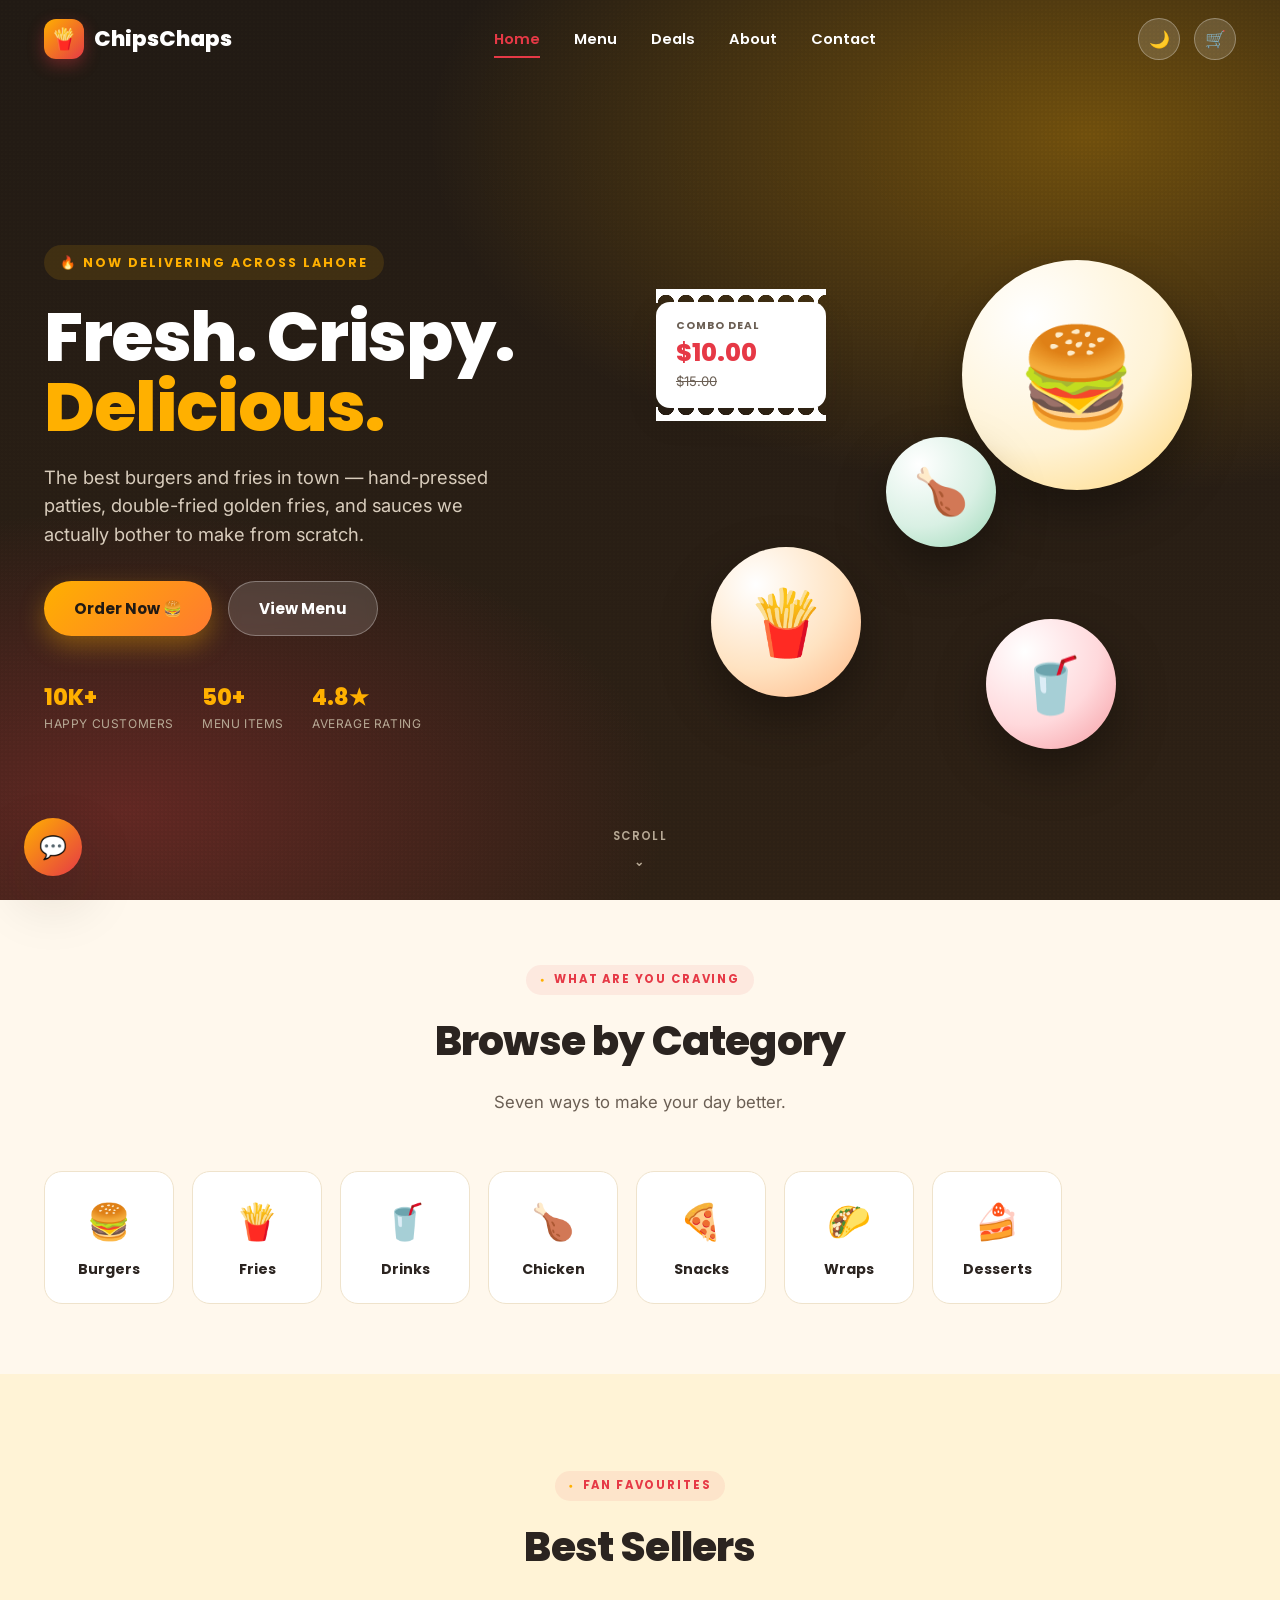
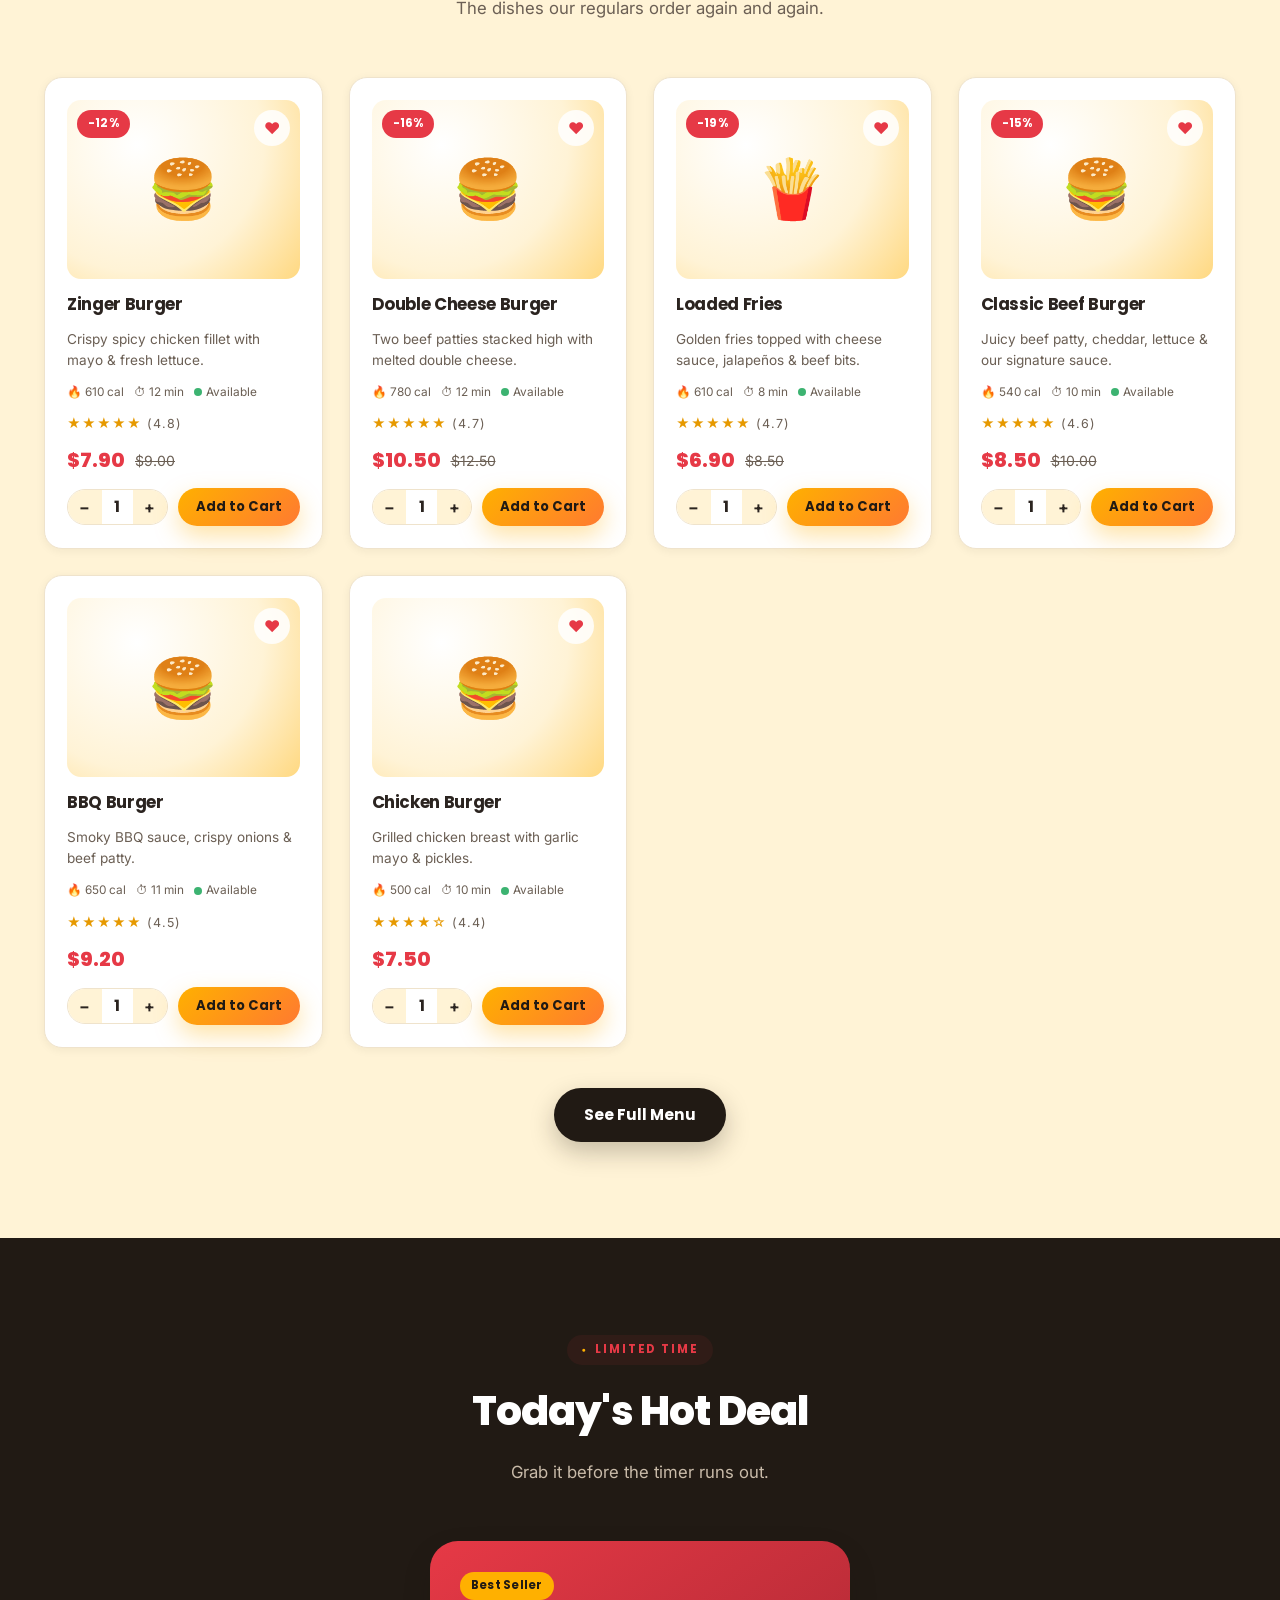
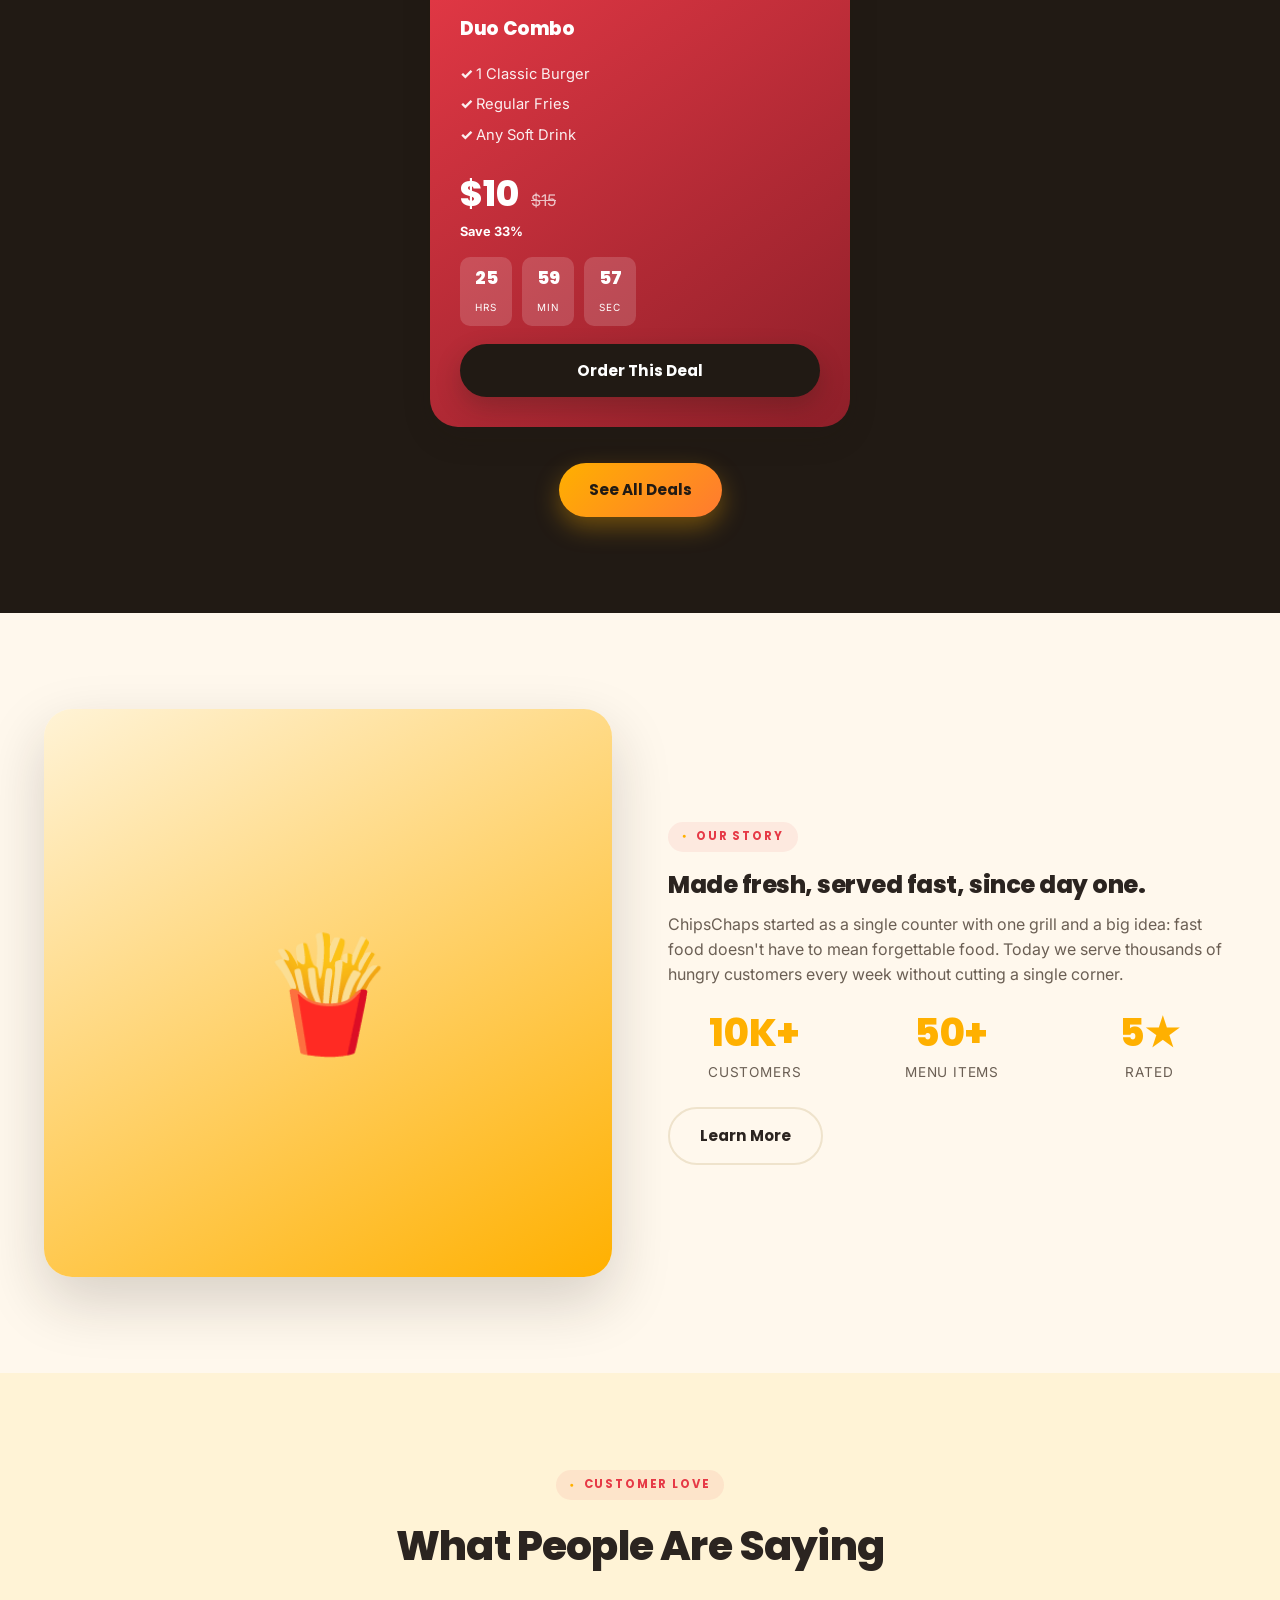
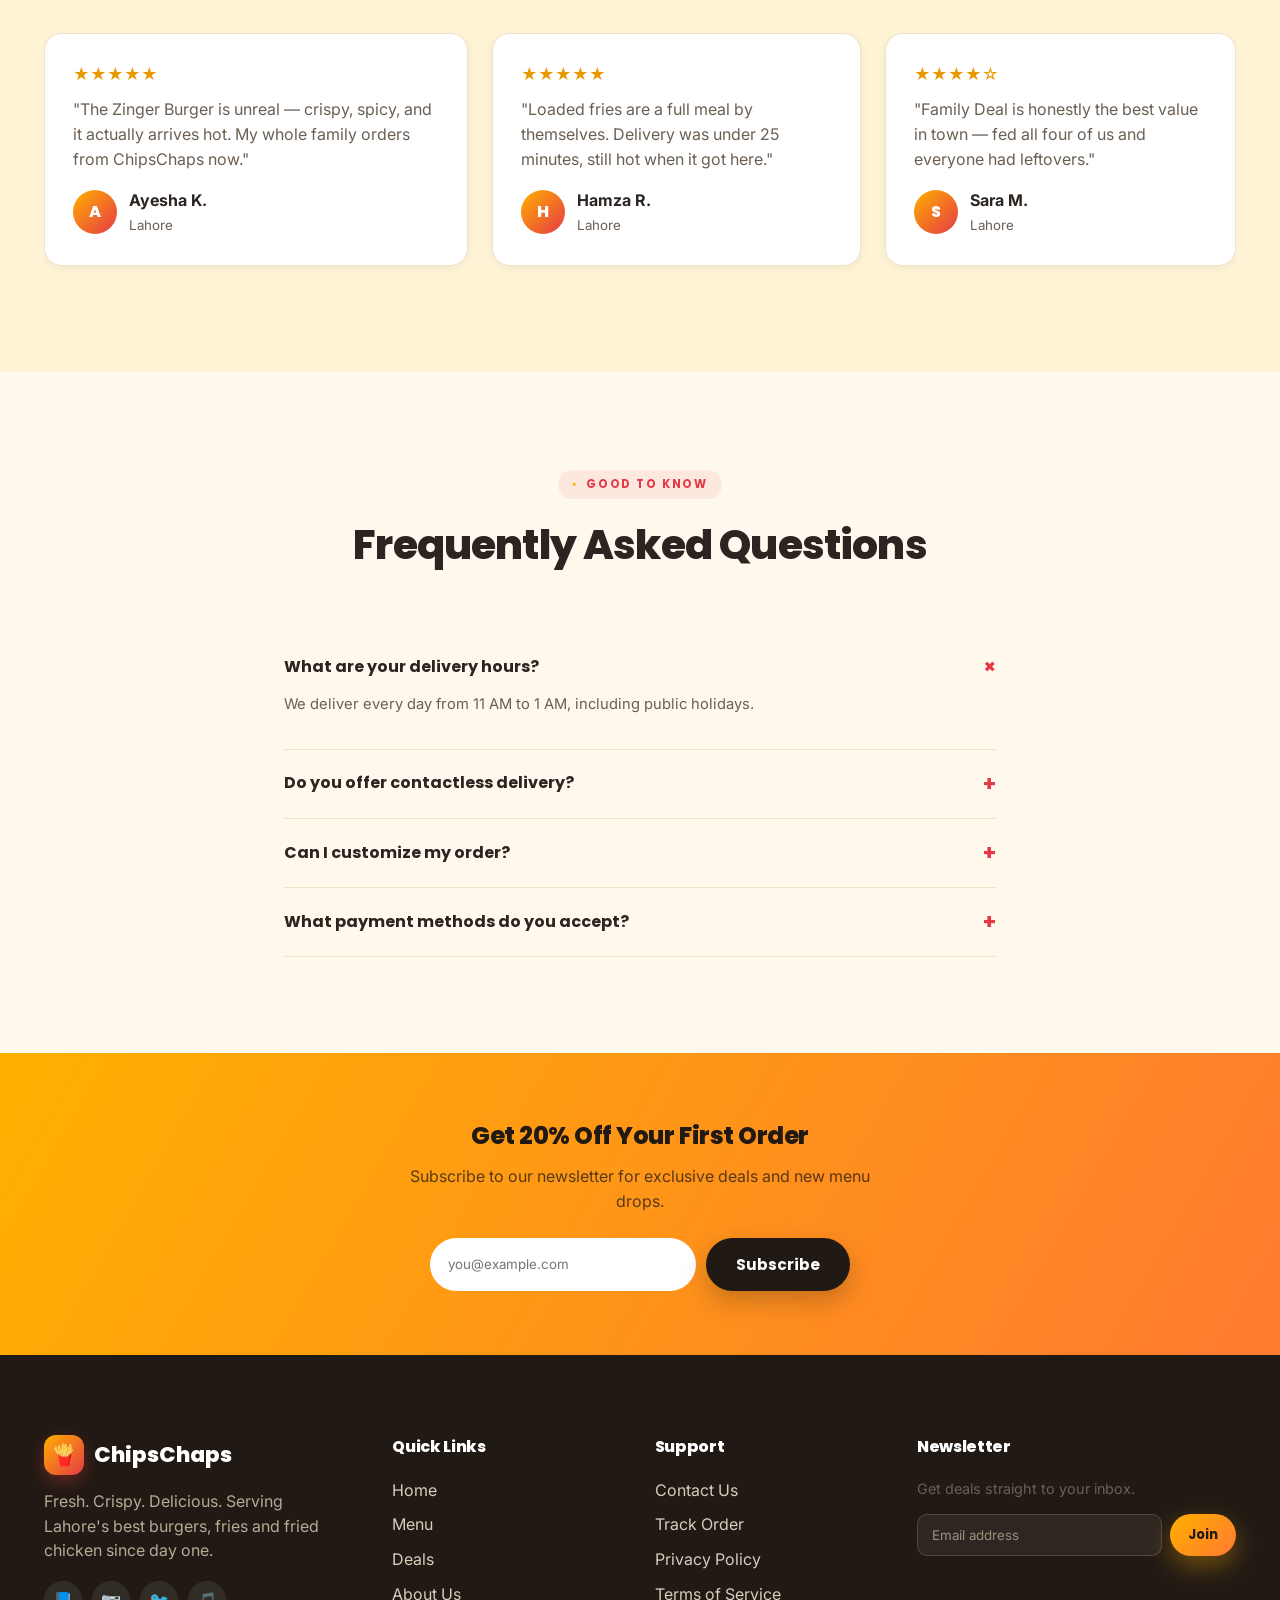
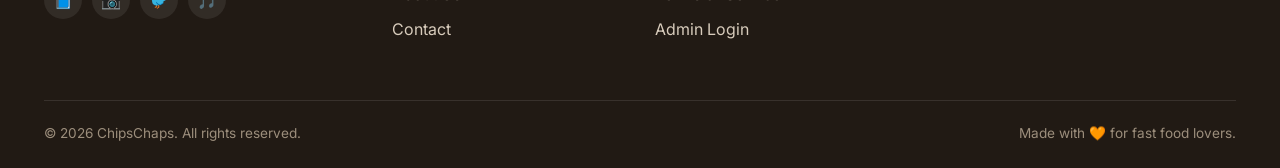
<file: index.html>
<!DOCTYPE html>
<html lang="en">
<head>
<meta charset="UTF-8">
<meta name="viewport" content="width=device-width, initial-scale=1.0">
<title>ChipsChaps — Fresh. Crispy. Delicious.</title>
<meta name="description" content="ChipsChaps — the best burgers, fries and fried chicken in town. Order online for fast delivery.">
<link rel="preconnect" href="https://fonts.googleapis.com">
<link href="https://fonts.googleapis.com/css2?family=Poppins:wght@500;600;700;800;900&family=Inter:wght@400;500;600;700&display=swap" rel="stylesheet">
<link rel="stylesheet" href="css/base.css">
<link rel="stylesheet" href="css/layout.css">
<link rel="stylesheet" href="css/components.css">
<link rel="stylesheet" href="css/home.css">
</head>
<body class="is-home">

<div class="page-loader"><div class="loader-badge">🍔</div><div class="loader-label">ChipsChaps</div></div>

<!-- NAVBAR -->
<header class="navbar body-transparent-nav">
  <div class="nav-inner">
    <a href="index.html" class="brand"><span class="brand-mark">🍟</span> ChipsChaps</a>
    <nav class="nav-links">
      <a href="index.html">Home</a>
      <a href="menu.html">Menu</a>
      <a href="deals.html">Deals</a>
      <a href="about.html">About</a>
      <a href="contact.html">Contact</a>
    </nav>
    <div class="nav-actions">
      <button class="nav-icon-btn" data-theme-toggle aria-label="Toggle dark mode"><span data-theme-icon>🌙</span></button>
      <a class="nav-icon-btn" href="cart.html" aria-label="Cart">🛒<span class="cart-count" data-cart-count>0</span></a>
      <button class="nav-toggle" aria-label="Open menu">☰</button>
    </div>
  </div>
</header>

<div class="scrim"></div>
<div class="mobile-panel">
  <button class="mobile-panel-close" aria-label="Close menu">✕</button>
  <a href="index.html">Home</a>
  <a href="menu.html">Menu</a>
  <a href="deals.html">Deals</a>
  <a href="about.html">About</a>
  <a href="contact.html">Contact</a>
  <a href="cart.html">Cart 🛒</a>
</div>

<!-- HERO -->
<section class="hero">
  <div class="hero-grain"></div>
  <div class="container hero-inner">
    <div>
      <span class="hero-eyebrow">🔥 Now delivering across Lahore</span>
      <h1>Fresh. Crispy. <em>Delicious.</em></h1>
      <p class="lead">The best burgers and fries in town — hand-pressed patties, double-fried golden fries, and sauces we actually bother to make from scratch.</p>
      <div class="hero-ctas">
        <a href="menu.html" class="btn btn-primary">Order Now 🍔</a>
        <a href="menu.html" class="btn btn-ghost">View Menu</a>
      </div>
      <div class="hero-trust">
        <div><div class="t-num">10K+</div><div class="t-label">Happy Customers</div></div>
        <div><div class="t-num">50+</div><div class="t-label">Menu Items</div></div>
        <div><div class="t-num">4.8★</div><div class="t-label">Average Rating</div></div>
      </div>
    </div>
    <div class="hero-tray">
      <div class="ticket tray-ticket">
        <div class="tt-label">Combo Deal</div>
        <div class="tt-price">$10.00</div>
        <div class="tt-old">$15.00</div>
      </div>
      <div class="hero-orbit">
        <div class="orbit-item o1">🍔<div class="steam"><span></span><span></span><span></span></div></div>
        <div class="orbit-item o2">🍟</div>
        <div class="orbit-item o3">🥤</div>
        <div class="orbit-item o4">🍗</div>
      </div>
    </div>
  </div>
  <div class="hero-scroll"><span>Scroll</span><span class="chev">⌄</span></div>
</section>

<!-- CATEGORIES -->
<section class="section section--tight">
  <div class="container">
    <div class="section-head reveal">
      <span class="eyebrow">What are you craving</span>
      <h2>Browse by Category</h2>
      <p>Seven ways to make your day better.</p>
    </div>
    <div class="cat-strip reveal">
      <a class="cat-chip" href="menu.html?cat=burgers"><div class="ci">🍔</div><div class="cn">Burgers</div></a>
      <a class="cat-chip" href="menu.html?cat=fries"><div class="ci">🍟</div><div class="cn">Fries</div></a>
      <a class="cat-chip" href="menu.html?cat=drinks"><div class="ci">🥤</div><div class="cn">Drinks</div></a>
      <a class="cat-chip" href="menu.html?cat=chicken"><div class="ci">🍗</div><div class="cn">Chicken</div></a>
      <a class="cat-chip" href="menu.html?cat=snacks"><div class="ci">🍕</div><div class="cn">Snacks</div></a>
      <a class="cat-chip" href="menu.html?cat=wraps"><div class="ci">🌮</div><div class="cn">Wraps</div></a>
      <a class="cat-chip" href="menu.html?cat=desserts"><div class="ci">🍰</div><div class="cn">Desserts</div></a>
    </div>
  </div>
</section>

<!-- FEATURED MENU -->
<section class="section section--alt">
  <div class="container">
    <div class="section-head reveal">
      <span class="eyebrow">Fan favourites</span>
      <h2>Best Sellers</h2>
      <p>The dishes our regulars order again and again.</p>
    </div>
    <div class="menu-grid" data-featured-grid></div>
    <div class="text-center" style="margin-top:40px;">
      <a href="menu.html" class="btn btn-secondary">See Full Menu</a>
    </div>
  </div>
</section>

<!-- DEALS PREVIEW -->
<section class="section section--dark">
  <div class="container">
    <div class="section-head reveal">
      <span class="eyebrow">Limited time</span>
      <h2>Today's Hot Deal</h2>
      <p>Grab it before the timer runs out.</p>
    </div>
    <div class="deal-grid" style="max-width:420px; margin:0 auto;" data-home-deal></div>
    <div class="text-center" style="margin-top:36px;">
      <a href="deals.html" class="btn btn-primary">See All Deals</a>
    </div>
  </div>
</section>

<!-- ABOUT PREVIEW -->
<section class="section">
  <div class="container split">
    <div class="reveal">
      <div class="split-visual">🍟</div>
    </div>
    <div class="reveal">
      <span class="eyebrow">Our story</span>
      <h2>Made fresh, served fast, since day one.</h2>
      <p>ChipsChaps started as a single counter with one grill and a big idea: fast food doesn't have to mean forgettable food. Today we serve thousands of hungry customers every week without cutting a single corner.</p>
      <div class="stats-row">
        <div><div class="stat-num">10K+</div><div class="stat-label">Customers</div></div>
        <div><div class="stat-num">50+</div><div class="stat-label">Menu Items</div></div>
        <div><div class="stat-num">5★</div><div class="stat-label">Rated</div></div>
      </div>
      <a href="about.html" class="btn btn-outline" style="margin-top:24px;">Learn More</a>
    </div>
  </div>
</section>

<!-- TESTIMONIALS -->
<section class="section section--alt">
  <div class="container">
    <div class="section-head reveal">
      <span class="eyebrow">Customer love</span>
      <h2>What People Are Saying</h2>
    </div>
    <div class="test-track reveal">
      <div class="test-card">
        <div class="test-stars">★★★★★</div>
        <p>"The Zinger Burger is unreal — crispy, spicy, and it actually arrives hot. My whole family orders from ChipsChaps now."</p>
        <div class="test-person"><div class="test-avatar">A</div><div><b>Ayesha K.</b><br><small style="color:var(--text-soft);">Lahore</small></div></div>
      </div>
      <div class="test-card">
        <div class="test-stars">★★★★★</div>
        <p>"Loaded fries are a full meal by themselves. Delivery was under 25 minutes, still hot when it got here."</p>
        <div class="test-person"><div class="test-avatar">H</div><div><b>Hamza R.</b><br><small style="color:var(--text-soft);">Lahore</small></div></div>
      </div>
      <div class="test-card">
        <div class="test-stars">★★★★☆</div>
        <p>"Family Deal is honestly the best value in town — fed all four of us and everyone had leftovers."</p>
        <div class="test-person"><div class="test-avatar">S</div><div><b>Sara M.</b><br><small style="color:var(--text-soft);">Lahore</small></div></div>
      </div>
    </div>
  </div>
</section>

<!-- FAQ -->
<section class="section">
  <div class="container" style="max-width:760px;">
    <div class="section-head reveal">
      <span class="eyebrow">Good to know</span>
      <h2>Frequently Asked Questions</h2>
    </div>
    <div class="reveal">
      <div class="faq-item open">
        <div class="faq-q"><span>What are your delivery hours?</span><span class="plus">+</span></div>
        <div class="faq-a"><p>We deliver every day from 11 AM to 1 AM, including public holidays.</p></div>
      </div>
      <div class="faq-item">
        <div class="faq-q"><span>Do you offer contactless delivery?</span><span class="plus">+</span></div>
        <div class="faq-a"><p>Yes — just leave a note at checkout and our rider will leave your order at the door.</p></div>
      </div>
      <div class="faq-item">
        <div class="faq-q"><span>Can I customize my order?</span><span class="plus">+</span></div>
        <div class="faq-a"><p>Absolutely — add notes at checkout for extra sauce, no onions, or any other request.</p></div>
      </div>
      <div class="faq-item">
        <div class="faq-q"><span>What payment methods do you accept?</span><span class="plus">+</span></div>
        <div class="faq-a"><p>Cash on delivery, credit card, debit card, and PayPal are all supported at checkout.</p></div>
      </div>
    </div>
  </div>
</section>

<!-- NEWSLETTER -->
<section class="section--tight" style="background:linear-gradient(120deg,var(--gold),var(--orange));">
  <div class="container text-center">
    <h2 style="color:var(--charcoal);">Get 20% Off Your First Order</h2>
    <p style="color:rgba(33,26,20,.75); max-width:480px; margin:0 auto 24px;">Subscribe to our newsletter for exclusive deals and new menu drops.</p>
    <form class="newsletter-form" style="display:flex; gap:10px; max-width:420px; margin:0 auto; flex-wrap:wrap; justify-content:center;">
      <input type="email" required placeholder="you@example.com" style="flex:1; min-width:220px; padding:14px 18px; border-radius:999px; border:none;">
      <button class="btn btn-secondary" type="submit">Subscribe</button>
    </form>
  </div>
</section>

<!-- FOOTER -->
<footer class="footer">
  <div class="container">
    <div class="footer-grid">
      <div class="footer-brand">
        <div class="brand" style="color:#fff; margin-bottom:14px;"><span class="brand-mark">🍟</span> ChipsChaps</div>
        <p>Fresh. Crispy. Delicious. Serving Lahore's best burgers, fries and fried chicken since day one.</p>
        <div class="social-row">
          <a href="#" aria-label="Facebook">📘</a>
          <a href="#" aria-label="Instagram">📷</a>
          <a href="#" aria-label="Twitter">🐦</a>
          <a href="#" aria-label="TikTok">🎵</a>
        </div>
      </div>
      <div>
        <h4>Quick Links</h4>
        <ul class="footer-links">
          <li><a href="index.html">Home</a></li>
          <li><a href="menu.html">Menu</a></li>
          <li><a href="deals.html">Deals</a></li>
          <li><a href="about.html">About Us</a></li>
          <li><a href="contact.html">Contact</a></li>
        </ul>
      </div>
      <div>
        <h4>Support</h4>
        <ul class="footer-links">
          <li><a href="contact.html">Contact Us</a></li>
          <li><a href="cart.html">Track Order</a></li>
          <li><a href="#">Privacy Policy</a></li>
          <li><a href="#">Terms of Service</a></li>
          <li><a href="admin.html">Admin Login</a></li>
        </ul>
      </div>
      <div>
        <h4>Newsletter</h4>
        <p style="font-size:.9rem;">Get deals straight to your inbox.</p>
        <form class="newsletter-row newsletter-form">
          <input type="email" required placeholder="Email address">
          <button class="btn btn-primary btn-sm" type="submit">Join</button>
        </form>
      </div>
    </div>
    <div class="footer-bottom">
      <span>© 2026 ChipsChaps. All rights reserved.</span>
      <span>Made with 🧡 for fast food lovers.</span>
    </div>
  </div>
</footer>

<button class="back-to-top" aria-label="Back to top">↑</button>
<button class="fab" aria-label="Live chat">💬</button>
<div class="fab-panel">
  <b>Need help?</b>
  <p style="font-size:.85rem; margin:8px 0 12px;">Chat with our team — average reply time under 2 minutes.</p>
  <a href="contact.html" class="btn btn-primary btn-sm btn-block">Start Chat</a>
</div>

<script src="js/data.js"></script>
<script src="js/main.js"></script>
<script src="js/menu.js"></script>
<script src="js/deals.js"></script>
<script>
  (async function() {
    await MenuPage.init("[data-featured-grid]", { limit:6 });
  })();
  document.addEventListener("DOMContentLoaded", ()=>{
    const host = document.querySelector("[data-home-deal]");
    if(host){
      const d = DEALS[0];
      host.innerHTML = `
      <div class="deal-card ${d.cls}" data-ends="${d.endsInHours}">
        <div>
          <span class="badge badge-gold">${d.tag}</span>
          <h3 style="margin-top:14px; color:inherit;">${d.title}</h3>
          <ul class="deal-items">${d.items.map(i=>`<li>${i}</li>`).join("")}</ul>
        </div>
        <div>
          <div class="deal-price-row"><span class="deal-price-now">$${d.price}</span><span class="deal-price-old">$${d.oldPrice}</span></div>
          <div class="deal-save">Save ${d.save}%</div>
          <div class="countdown" data-countdown="home"></div>
          <a href="deals.html" class="btn btn-secondary btn-block" style="margin-top:18px;">Order This Deal</a>
        </div>
      </div>`;
      const endsAt = Date.now() + d.endsInHours*3600*1000;
      const cd = host.querySelector("[data-countdown]");
      const tick = ()=>{
        const diff = Math.max(0, endsAt-Date.now());
        const h=Math.floor(diff/3600000), m=Math.floor((diff%3600000)/60000), s=Math.floor((diff%60000)/1000);
        cd.innerHTML = `<div class="cd-box"><span class="cd-num">${String(h).padStart(2,"0")}</span><span class="cd-label">Hrs</span></div><div class="cd-box"><span class="cd-num">${String(m).padStart(2,"0")}</span><span class="cd-label">Min</span></div><div class="cd-box"><span class="cd-num">${String(s).padStart(2,"0")}</span><span class="cd-label">Sec</span></div>`;
      };
      tick(); setInterval(tick,1000);
    }
  });
</script>
</body>
</html>
</file>
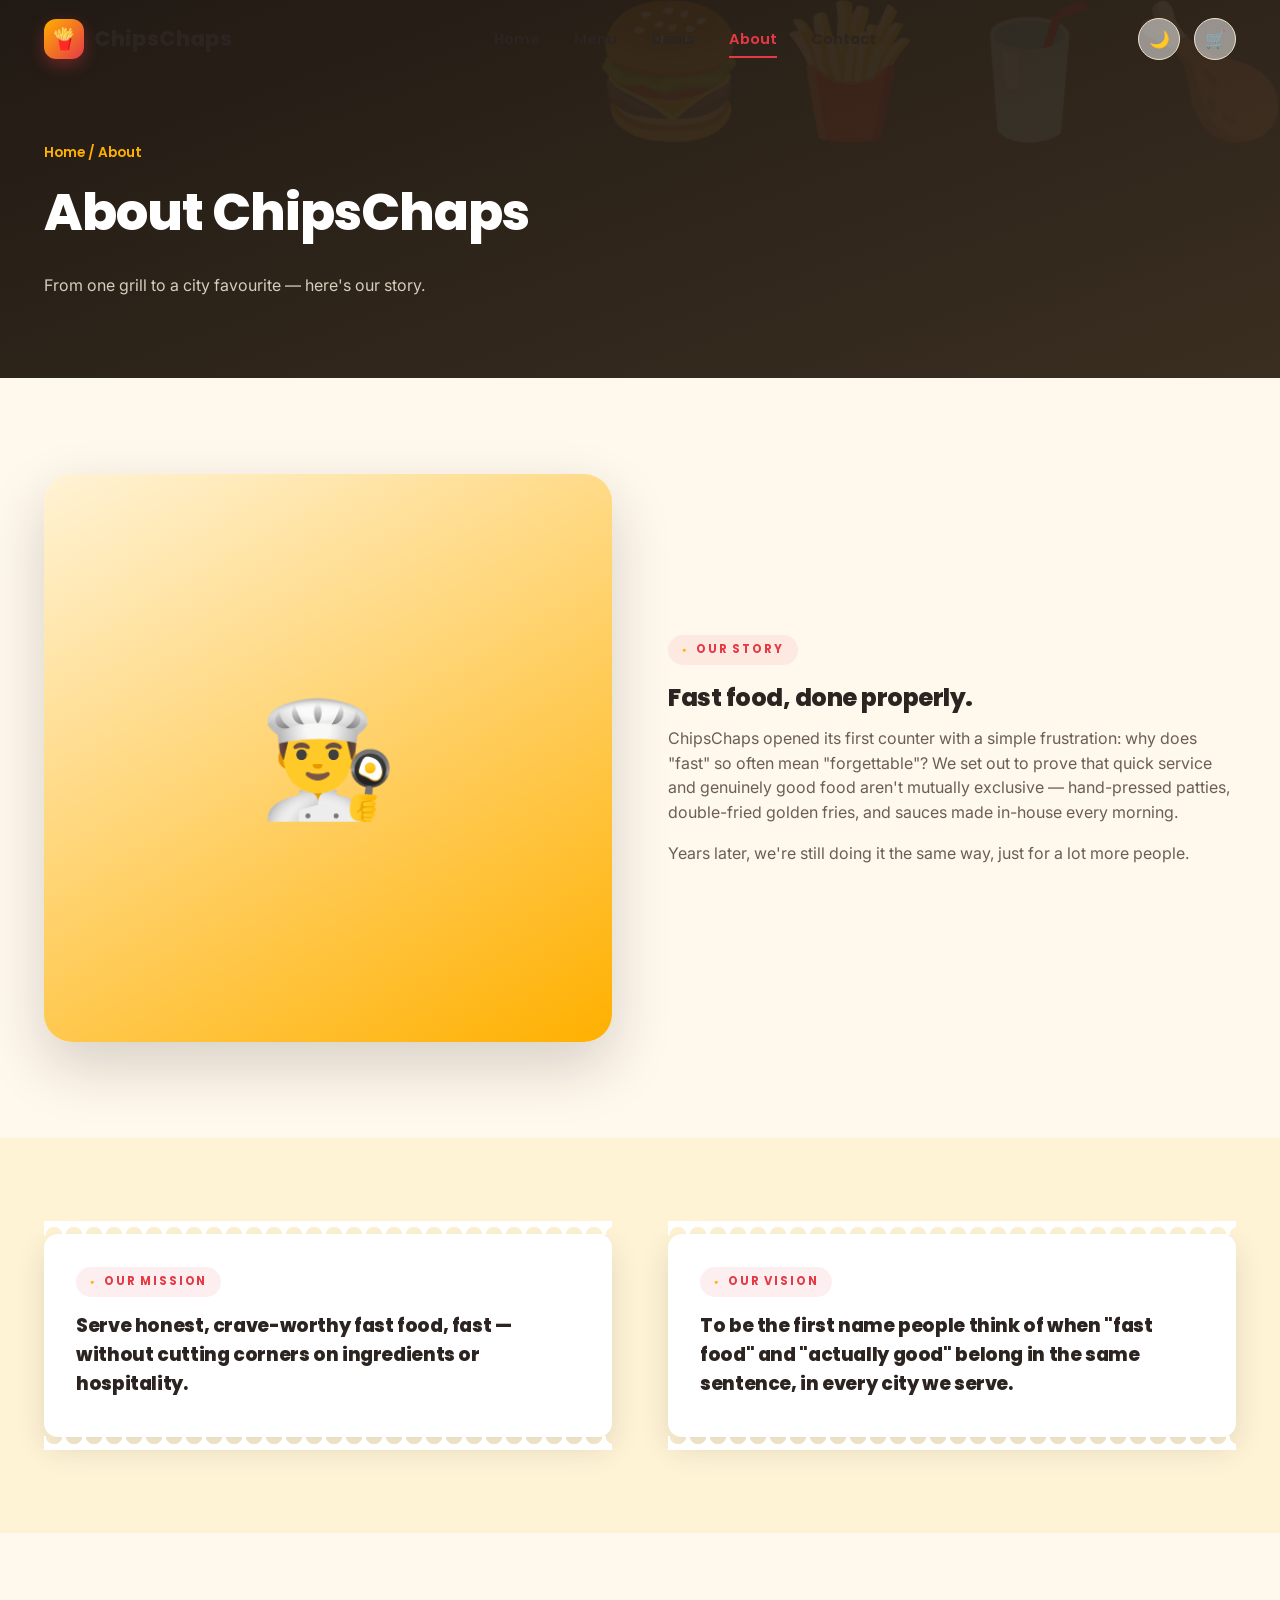
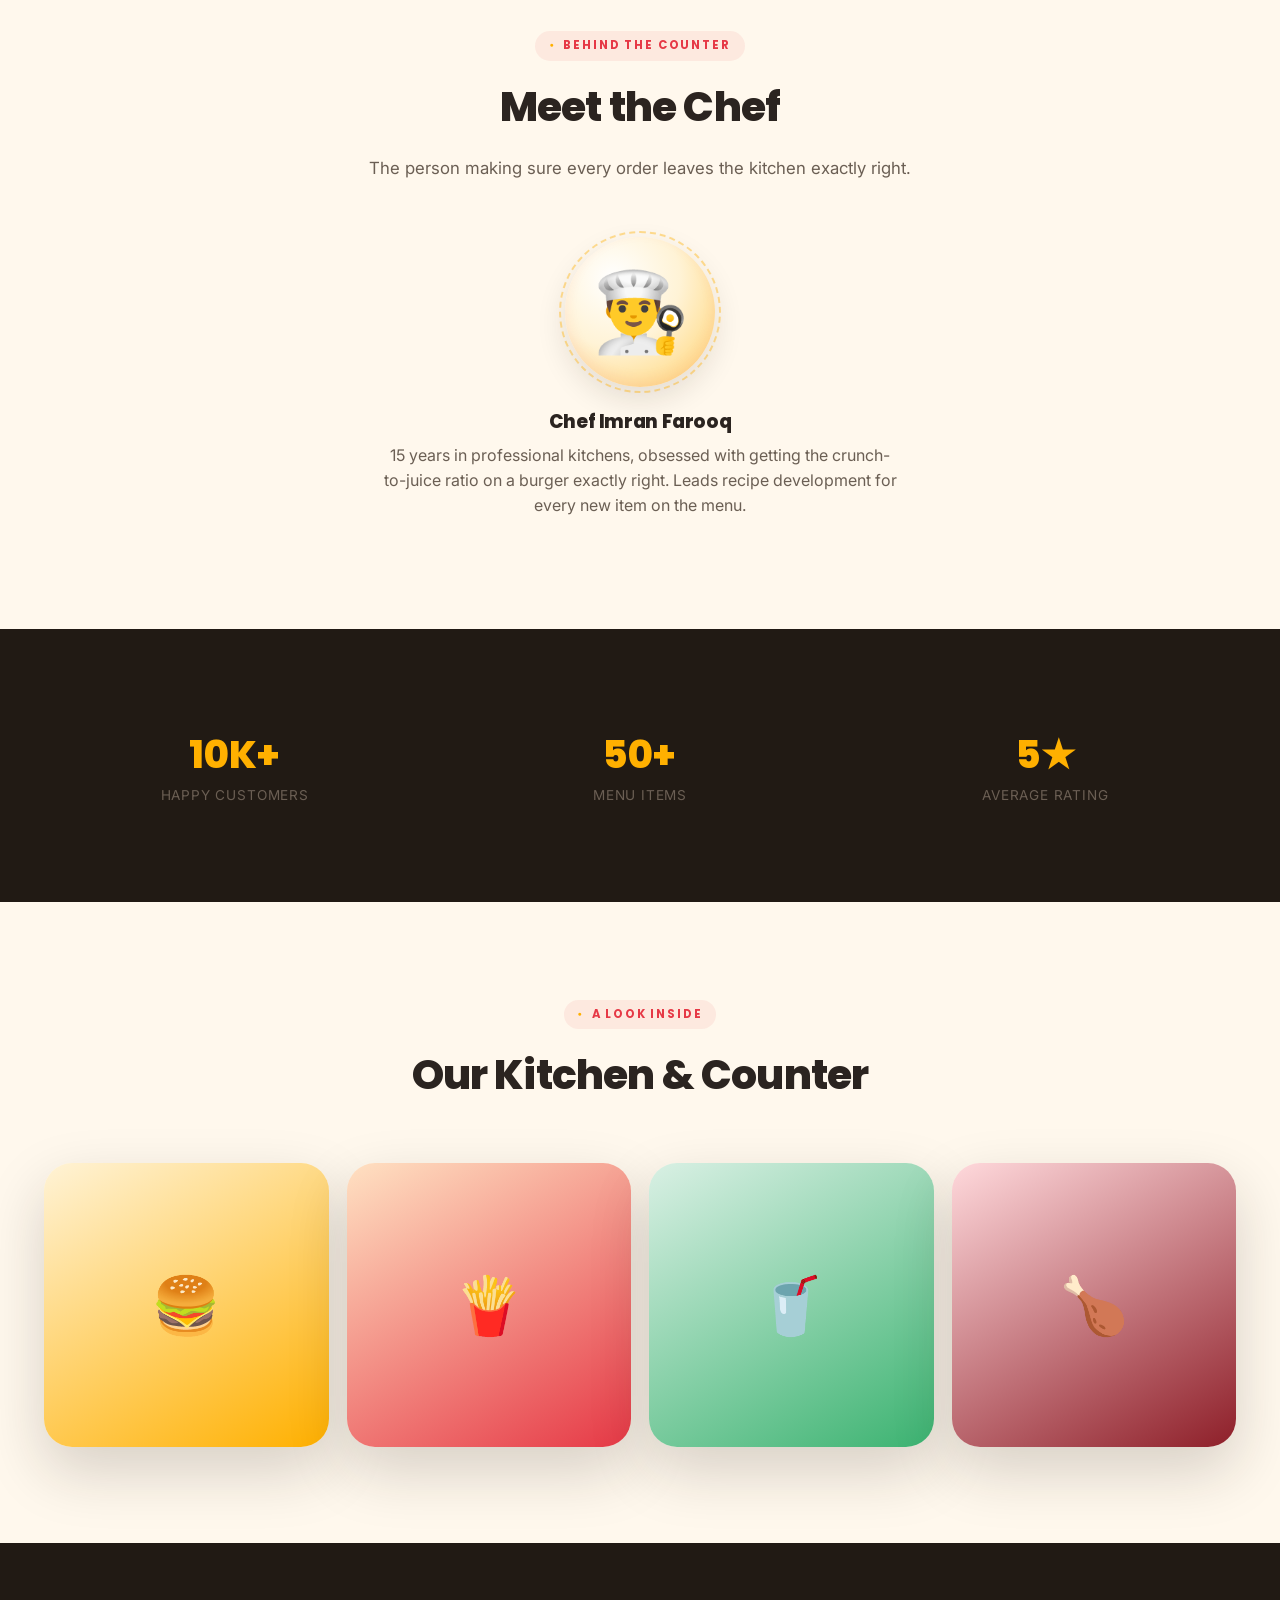
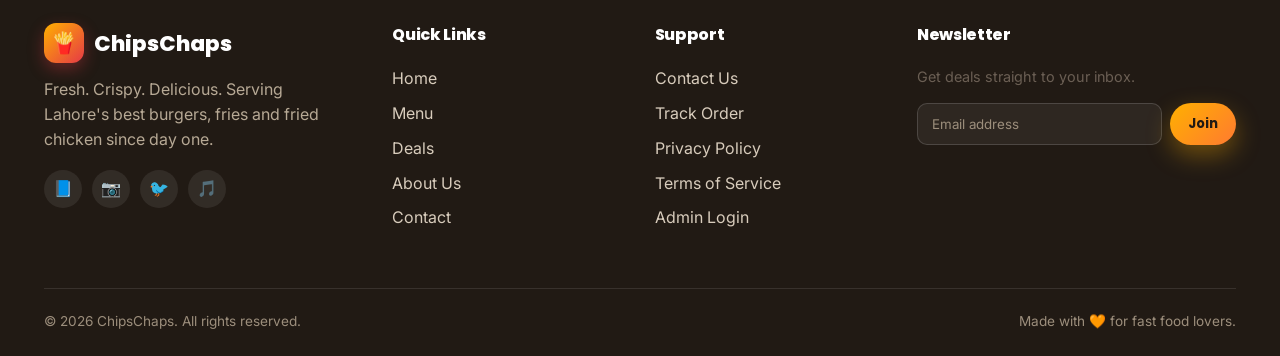
<file: about.html>
<!DOCTYPE html>
<html lang="en">
<head>
<meta charset="UTF-8">
<meta name="viewport" content="width=device-width, initial-scale=1.0">
<title>About Us — ChipsChaps</title>
<link rel="preconnect" href="https://fonts.googleapis.com">
<link href="https://fonts.googleapis.com/css2?family=Poppins:wght@500;600;700;800;900&family=Inter:wght@400;500;600;700&display=swap" rel="stylesheet">
<link rel="stylesheet" href="css/base.css">
<link rel="stylesheet" href="css/layout.css">
<link rel="stylesheet" href="css/components.css">
<link rel="stylesheet" href="css/home.css">
</head>
<body>

<div class="page-loader"><div class="loader-badge">🧑‍🍳</div><div class="loader-label">ChipsChaps</div></div>

<header class="navbar">
  <div class="nav-inner">
    <a href="index.html" class="brand"><span class="brand-mark">🍟</span> ChipsChaps</a>
    <nav class="nav-links">
      <a href="index.html">Home</a>
      <a href="menu.html">Menu</a>
      <a href="deals.html">Deals</a>
      <a href="about.html">About</a>
      <a href="contact.html">Contact</a>
    </nav>
    <div class="nav-actions">
      <button class="nav-icon-btn" data-theme-toggle aria-label="Toggle dark mode"><span data-theme-icon>🌙</span></button>
      <a class="nav-icon-btn" href="cart.html" aria-label="Cart">🛒<span class="cart-count" data-cart-count>0</span></a>
      <button class="nav-toggle" aria-label="Open menu">☰</button>
    </div>
  </div>
</header>
<div class="scrim"></div>
<div class="mobile-panel">
  <button class="mobile-panel-close" aria-label="Close menu">✕</button>
  <a href="index.html">Home</a>
  <a href="menu.html">Menu</a>
  <a href="deals.html">Deals</a>
  <a href="about.html">About</a>
  <a href="contact.html">Contact</a>
  <a href="cart.html">Cart 🛒</a>
</div>

<section class="page-hero">
  <div class="container">
    <span class="crumb">Home / About</span>
    <h1>About ChipsChaps</h1>
    <p>From one grill to a city favourite — here's our story.</p>
  </div>
</section>

<section class="section">
  <div class="container split">
    <div class="reveal"><div class="split-visual">👨‍🍳</div></div>
    <div class="reveal">
      <span class="eyebrow">Our story</span>
      <h2>Fast food, done properly.</h2>
      <p>ChipsChaps opened its first counter with a simple frustration: why does "fast" so often mean "forgettable"? We set out to prove that quick service and genuinely good food aren't mutually exclusive — hand-pressed patties, double-fried golden fries, and sauces made in-house every morning.</p>
      <p>Years later, we're still doing it the same way, just for a lot more people.</p>
    </div>
  </div>
</section>

<section class="section section--alt">
  <div class="container">
    <div class="split">
      <div class="ticket reveal" style="padding:32px;">
        <span class="eyebrow">Our mission</span>
        <h3>Serve honest, crave-worthy fast food, fast — without cutting corners on ingredients or hospitality.</h3>
      </div>
      <div class="ticket reveal" style="padding:32px;">
        <span class="eyebrow">Our vision</span>
        <h3>To be the first name people think of when "fast food" and "actually good" belong in the same sentence, in every city we serve.</h3>
      </div>
    </div>
  </div>
</section>

<section class="section">
  <div class="container">
    <div class="section-head reveal">
      <span class="eyebrow">Behind the counter</span>
      <h2>Meet the Chef</h2>
      <p>The person making sure every order leaves the kitchen exactly right.</p>
    </div>
    <div class="reveal" style="max-width:520px; margin:0 auto; text-align:center;">
      <div class="food-badge" style="--sz:150px; margin:0 auto 20px;">👨‍🍳</div>
      <h3>Chef Imran Farooq</h3>
      <p>15 years in professional kitchens, obsessed with getting the crunch-to-juice ratio on a burger exactly right. Leads recipe development for every new item on the menu.</p>
    </div>
  </div>
</section>

<section class="section section--dark">
  <div class="container">
    <div class="stats-row">
      <div><div class="stat-num">10K+</div><div class="stat-label">Happy Customers</div></div>
      <div><div class="stat-num">50+</div><div class="stat-label">Menu Items</div></div>
      <div><div class="stat-num">5★</div><div class="stat-label">Average Rating</div></div>
    </div>
  </div>
</section>

<section class="section">
  <div class="container">
    <div class="section-head reveal">
      <span class="eyebrow">A look inside</span>
      <h2>Our Kitchen & Counter</h2>
    </div>
    <div class="reveal" style="display:grid; grid-template-columns:repeat(4,1fr); gap:18px;">
      <div class="split-visual" style="aspect-ratio:1/1; font-size:3.5rem;">🍔</div>
      <div class="split-visual" style="aspect-ratio:1/1; font-size:3.5rem; background:linear-gradient(150deg,#FFE1C2,var(--red)); color:#fff;">🍟</div>
      <div class="split-visual" style="aspect-ratio:1/1; font-size:3.5rem; background:linear-gradient(150deg,#D9F0E4,#3CB371); color:#fff;">🥤</div>
      <div class="split-visual" style="aspect-ratio:1/1; font-size:3.5rem; background:linear-gradient(150deg,#FFD9DC,#8E1F29); color:#fff;">🍗</div>
    </div>
  </div>
</section>

<footer class="footer">
  <div class="container">
    <div class="footer-grid">
      <div class="footer-brand">
        <div class="brand" style="color:#fff; margin-bottom:14px;"><span class="brand-mark">🍟</span> ChipsChaps</div>
        <p>Fresh. Crispy. Delicious. Serving Lahore's best burgers, fries and fried chicken since day one.</p>
        <div class="social-row">
          <a href="#" aria-label="Facebook">📘</a>
          <a href="#" aria-label="Instagram">📷</a>
          <a href="#" aria-label="Twitter">🐦</a>
          <a href="#" aria-label="TikTok">🎵</a>
        </div>
      </div>
      <div>
        <h4>Quick Links</h4>
        <ul class="footer-links">
          <li><a href="index.html">Home</a></li>
          <li><a href="menu.html">Menu</a></li>
          <li><a href="deals.html">Deals</a></li>
          <li><a href="about.html">About Us</a></li>
          <li><a href="contact.html">Contact</a></li>
        </ul>
      </div>
      <div>
        <h4>Support</h4>
        <ul class="footer-links">
          <li><a href="contact.html">Contact Us</a></li>
          <li><a href="cart.html">Track Order</a></li>
          <li><a href="#">Privacy Policy</a></li>
          <li><a href="#">Terms of Service</a></li>
          <li><a href="admin.html">Admin Login</a></li>
        </ul>
      </div>
      <div>
        <h4>Newsletter</h4>
        <p style="font-size:.9rem;">Get deals straight to your inbox.</p>
        <form class="newsletter-row newsletter-form">
          <input type="email" required placeholder="Email address">
          <button class="btn btn-primary btn-sm" type="submit">Join</button>
        </form>
      </div>
    </div>
    <div class="footer-bottom">
      <span>© 2026 ChipsChaps. All rights reserved.</span>
      <span>Made with 🧡 for fast food lovers.</span>
    </div>
  </div>
</footer>

<button class="back-to-top" aria-label="Back to top">↑</button>

<script src="js/data.js"></script>
<script src="js/main.js"></script>
</body>
</html>
</file>
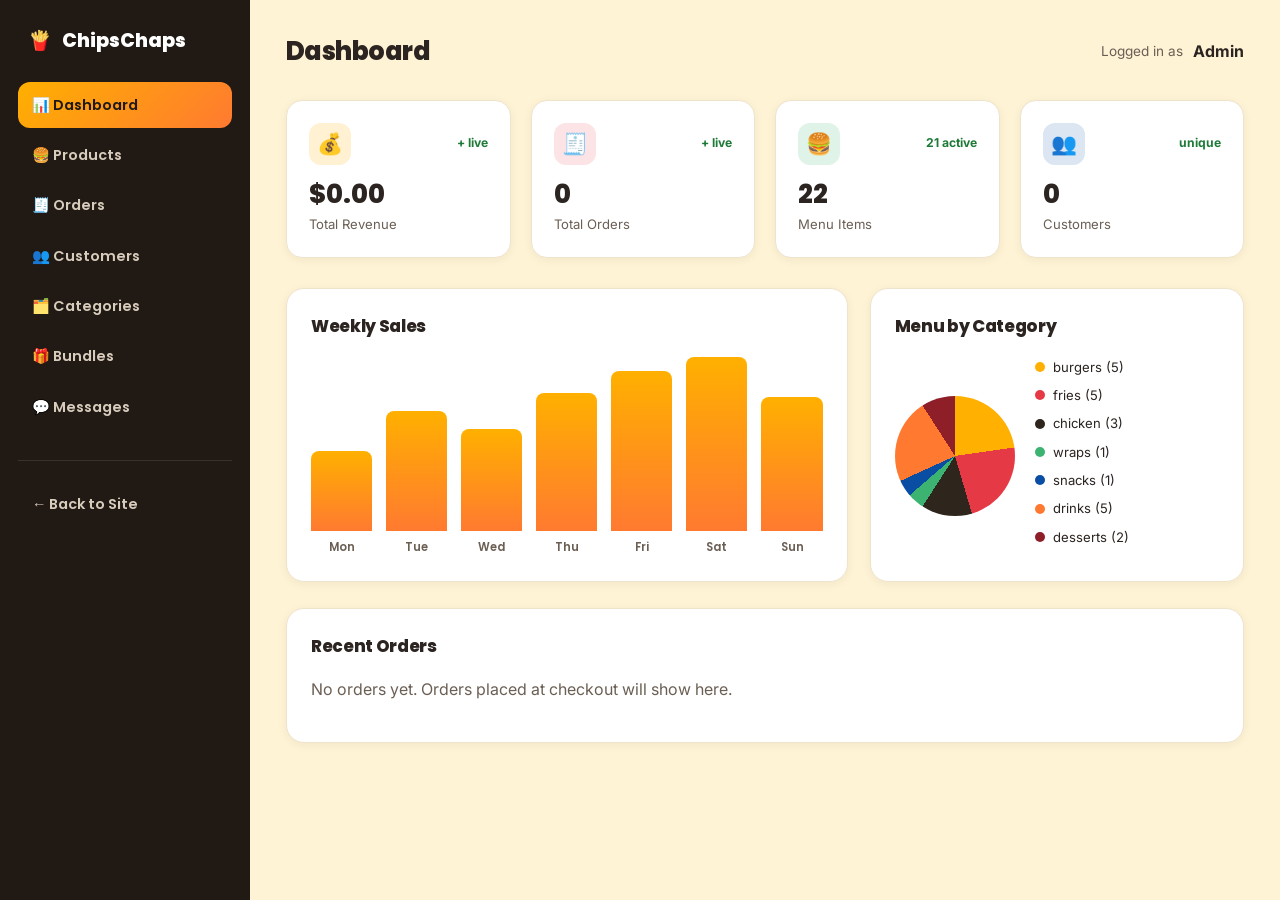
<file: admin.html>
<!DOCTYPE html>
<html lang="en">
<head>
<meta charset="UTF-8">
<meta name="viewport" content="width=device-width, initial-scale=1.0">
<title>Admin Dashboard — ChipsChaps</title>
<link rel="preconnect" href="https://fonts.googleapis.com">
<link href="https://fonts.googleapis.com/css2?family=Poppins:wght@500;600;700;800;900&family=Inter:wght@400;500;600;700&display=swap" rel="stylesheet">
<link rel="stylesheet" href="css/base.css">
<link rel="stylesheet" href="css/components.css">
<link rel="stylesheet" href="css/admin.css">
</head>
<body class="admin">

<div class="admin-shell">
  <aside class="admin-side">
    <div class="admin-brand"><span class="brand-mark">🍟</span> ChipsChaps</div>
    <nav class="admin-nav">
      <a href="#" data-admin-tab="dashboard" class="active">📊 Dashboard</a>
      <a href="#" data-admin-tab="products">🍔 Products</a>
      <a href="#" data-admin-tab="orders">🧾 Orders</a>
      <a href="#" data-admin-tab="customers">👥 Customers</a>
      <a href="#" data-admin-tab="categories">🗂️ Categories</a>
      <a href="#" data-admin-tab="bundles">🎁 Bundles</a>
      <a href="#" data-admin-tab="messages">💬 Messages</a> 
    </nav>
    <div style="margin-top:30px; padding-top:20px; border-top:1px solid rgba(255,255,255,.1);">
      <a href="index.html" style="display:block; padding:12px 14px; font-family:var(--font-display); font-weight:600; font-size:.9rem;">← Back to Site</a>
    </div>
  </aside>

  <main class="admin-main">
    <div class="admin-topbar">
      <h1 data-panel-title>Dashboard</h1>
      <div style="display:flex; align-items:center; gap:10px;">
        <span style="font-size:.85rem; color:var(--text-soft);">Logged in as</span>
        <b>Admin</b>
      </div>
    </div>

    <!-- DASHBOARD -->
    <section data-admin-panel="dashboard">
      <div class="stat-cards" data-stat-cards></div>
      <div class="admin-grid">
        <div class="panel">
          <h3>Weekly Sales</h3>
          <div class="bar-chart" data-bar-chart></div>
        </div>
        <div class="panel">
          <h3>Menu by Category</h3>
          <div class="donut-wrap" data-donut></div>
        </div>
      </div>
      <div class="panel">
        <h3>Recent Orders</h3>
        <div data-recent-orders></div>
      </div>
    </section>

    <!-- PRODUCTS -->
    <section data-admin-panel="products" class="hidden">
      <div class="admin-toolbar">
        <h3 style="margin:0;">Manage Products</h3>
        <button class="btn btn-primary btn-sm" data-add-product-btn>+ Add Product</button>
      </div>
      <div class="panel" data-products-table></div>
    </section>

    <!-- ORDERS -->
    <section data-admin-panel="orders" class="hidden">
      <div class="panel" data-orders-table></div>
    </section>

    <!-- CUSTOMERS -->
    <section data-admin-panel="customers" class="hidden">
      <div class="panel" data-customers-table></div>
    </section>

    <!-- CATEGORIES -->
    <section data-admin-panel="categories" class="hidden">
      <div class="panel">
        <h3>Categories</h3>
        <div class="table-wrap"><table class="data-table">
          <thead><tr><th>Icon</th><th>Category</th><th>Items</th></tr></thead>
          <tbody id="cat-table-body"></tbody>
        </table></div>
      </div>
    </section>

    <!-- BUNDLES -->
    <section data-admin-panel="bundles" class="hidden">
      <div class="panel">
        <h3>Active Bundles</h3>
        <p style="color:var(--text-soft); font-size:.9rem;">Bundles are managed as combo deals shown on the public Deals page.</p>
        <div class="table-wrap"><table class="data-table">
          <thead><tr><th>Bundle</th><th>Items</th><th>Price</th><th>Savings</th></tr></thead>
          <tbody id="bundle-table-body"></tbody>
        </table></div>
      </div>
    </section>
  </main>
</div>

<!-- MESSAGES -->
<section data-admin-panel="messages" class="hidden">
    <div class="panel">
        <div class="admin-toolbar">
            <h3 style="margin:0;">Contact Messages</h3>
            <button class="btn btn-outline btn-sm" id="refresh-messages">🔄 Refresh</button>
        </div>
        <div class="table-wrap">
            <table class="data-table">
                <thead>
                    <tr>
                        <th>📅 Date</th>
                        <th>👤 Name</th>
                        <th>📧 Email</th>
                        <th>📌 Subject</th>
                        <th>💬 Message</th>
                        <th>Status</th>
                        <th>Actions</th>
                    </tr>
                </thead>
                <tbody id="messages-table-body">
                    <tr><td colspan="7" style="text-align:center; padding:30px;">Loading messages...</td></tr>
                </tbody>
            </table>
        </div>
    </div>
</section>

<!-- Product Modal -->
<div class="modal-backdrop" data-product-modal>
  <div class="modal">
    <div class="modal-head">
      <h3 data-modal-title>Add Product</h3>
      <button class="modal-close" data-modal-close>✕</button>
    </div>
    <form data-product-form>
      <div class="form-grid">
        <div class="field full"><label>Name</label><input name="name" required></div>
        <div class="field">
          <label>Category</label>
          <select name="cat" required>
            <option value="burgers">Burgers</option>
            <option value="fries">Fries</option>
            <option value="drinks">Drinks</option>
            <option value="chicken">Chicken</option>
            <option value="snacks">Snacks</option>
            <option value="wraps">Wraps</option>
            <option value="desserts">Desserts</option>
          </select>
        </div>
        <div class="field"><label>Emoji</label><input name="emoji" placeholder="🍔"></div>
        <div class="field full"><label>Description</label><textarea name="desc" required></textarea></div>
        <div class="field"><label>Price ($)</label><input name="price" type="number" step="0.1" required></div>
        <div class="field"><label>Old Price ($, optional)</label><input name="oldPrice" type="number" step="0.1"></div>
        <div class="field"><label>Calories</label><input name="cal" type="number"></div>
        <div class="field"><label>Cooking Time</label><input name="time" placeholder="10 min"></div>
        <div class="field full">
          <label style="display:flex; align-items:center; gap:8px;">
            <input name="available" type="checkbox" style="width:auto;"> Available
          </label>
        </div>
      </div>
      <button class="btn btn-primary btn-block" style="margin-top:20px;" type="submit">Save Product</button>
    </form>
  </div>
</div>

<script src="js/data.js"></script>
<script src="js/main.js"></script>
<script src="js/admin.js"></script>
<script>
 document.addEventListener("DOMContentLoaded", async () => {  // ✅ async 
    const catBody = document.getElementById("cat-table-body");
    if(catBody){
      const menu = await getMenu();  // ✅ await 
      catBody.innerHTML = CATEGORIES.filter(c=>c.id!=="all").map(c=>`
        <tr><td style="font-size:1.3rem;">${c.icon}</td><td>${c.label}</td><td>${menu.filter(m=>m.cat===c.id).length}</td></tr>
      `).join("");
    }
    const bundleBody = document.getElementById("bundle-table-body");
    if(bundleBody){
      bundleBody.innerHTML = DEALS.map(d=>`
        <tr><td><b>${d.title}</b></td><td>${d.items.join(", ")}</td><td>$${d.price}</td><td>${d.save}%</td></tr>
      `).join("");
    }
  });
</script>
</body>
</html>
</file>
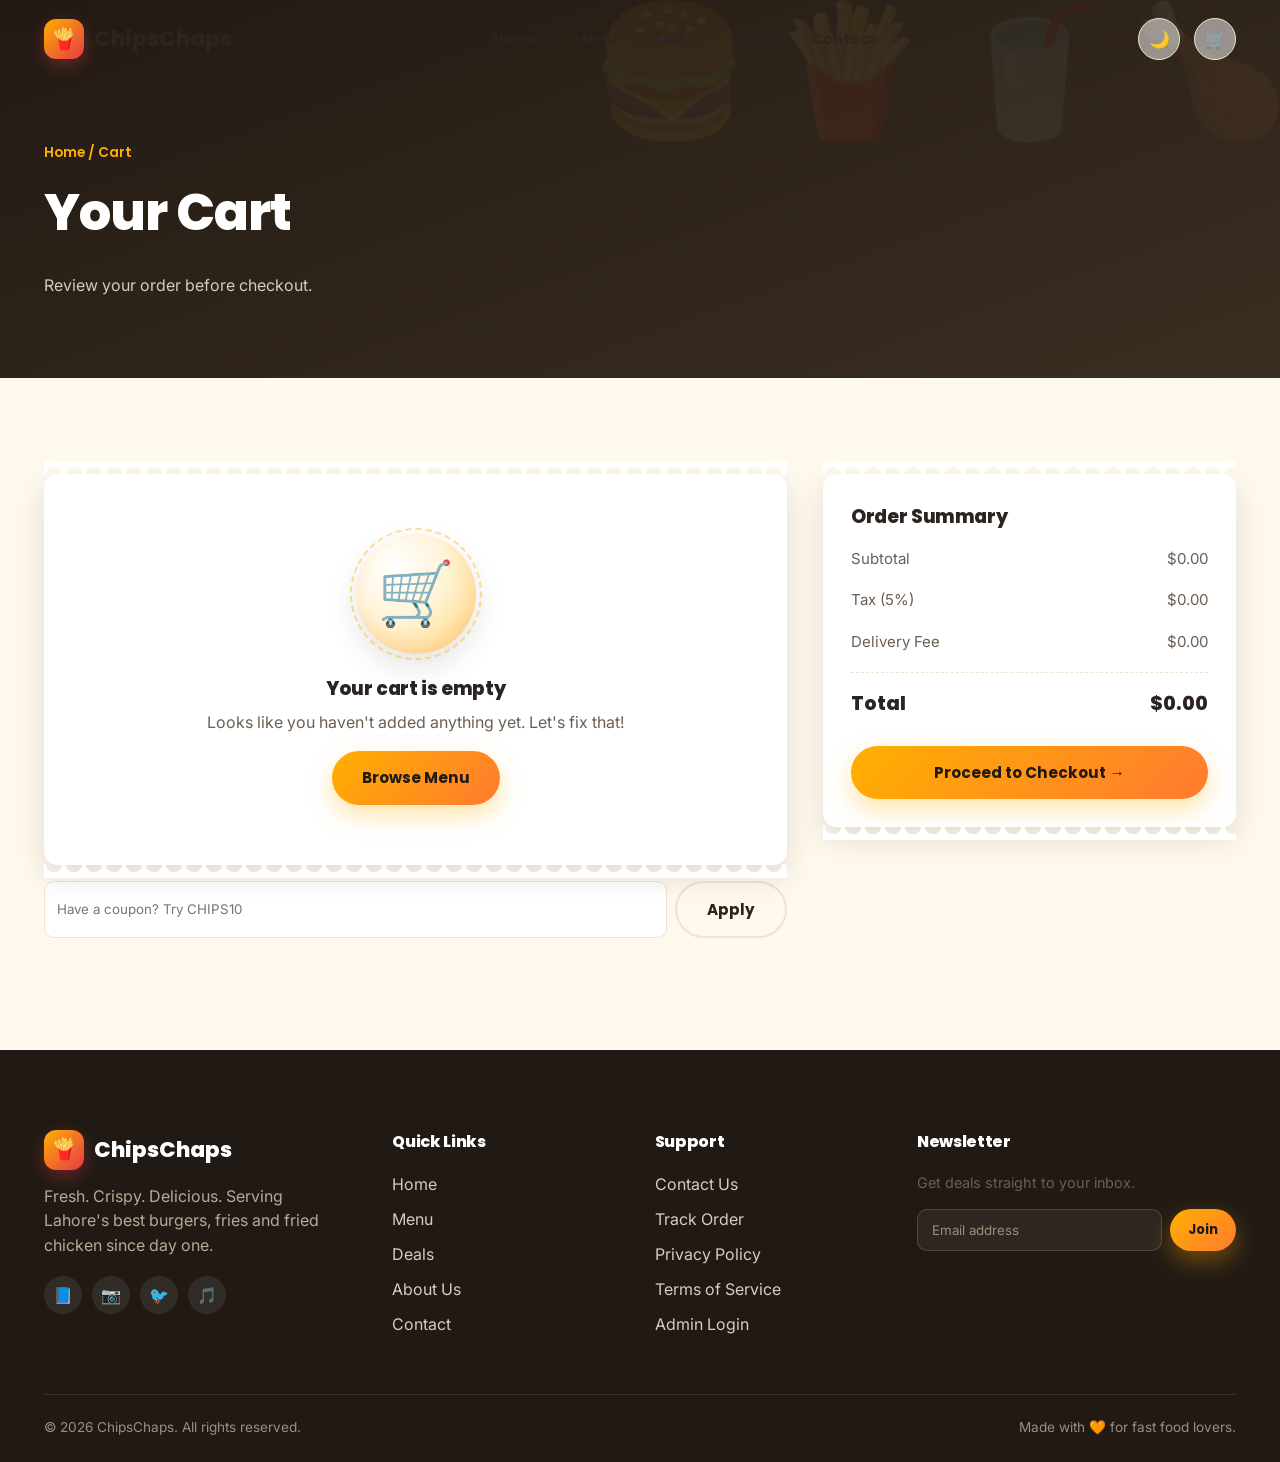
<file: cart.html>
<!DOCTYPE html>
<html lang="en">
<head>
<meta charset="UTF-8">
<meta name="viewport" content="width=device-width, initial-scale=1.0">
<title>Your Cart — ChipsChaps</title>
<link rel="preconnect" href="https://fonts.googleapis.com">
<link href="https://fonts.googleapis.com/css2?family=Poppins:wght@500;600;700;800;900&family=Inter:wght@400;500;600;700&display=swap" rel="stylesheet">
<link rel="stylesheet" href="css/base.css">
<link rel="stylesheet" href="css/layout.css">
<link rel="stylesheet" href="css/components.css">
</head>
<body>

<div class="page-loader"><div class="loader-badge">🛒</div><div class="loader-label">ChipsChaps</div></div>

<header class="navbar">
  <div class="nav-inner">
    <a href="index.html" class="brand"><span class="brand-mark">🍟</span> ChipsChaps</a>
    <nav class="nav-links">
      <a href="index.html">Home</a>
      <a href="menu.html">Menu</a>
      <a href="deals.html">Deals</a>
      <a href="about.html">About</a>
      <a href="contact.html">Contact</a>
    </nav>
    <div class="nav-actions">
      <button class="nav-icon-btn" data-theme-toggle aria-label="Toggle dark mode"><span data-theme-icon>🌙</span></button>
      <a class="nav-icon-btn" href="cart.html" aria-label="Cart">🛒<span class="cart-count" data-cart-count>0</span></a>
      <button class="nav-toggle" aria-label="Open menu">☰</button>
    </div>
  </div>
</header>
<div class="scrim"></div>
<div class="mobile-panel">
  <button class="mobile-panel-close" aria-label="Close menu">✕</button>
  <a href="index.html">Home</a>
  <a href="menu.html">Menu</a>
  <a href="deals.html">Deals</a>
  <a href="about.html">About</a>
  <a href="contact.html">Contact</a>
  <a href="cart.html">Cart 🛒</a>
</div>

<section class="page-hero">
  <div class="container">
    <span class="crumb">Home / Cart</span>
    <h1>Your Cart</h1>
    <p>Review your order before checkout.</p>
  </div>
</section>

<section class="section">
  <div class="container cart-layout">
    <div>
      <div data-cart-list></div>
      <form data-coupon-form class="coupon-row">
        <input type="text" placeholder="Have a coupon? Try CHIPS10" aria-label="Coupon code">
        <button class="btn btn-outline" type="submit">Apply</button>
      </form>
    </div>
    <aside class="ticket summary-card" data-cart-summary></aside>
  </div>
</section>

<footer class="footer">
  <div class="container">
    <div class="footer-grid">
      <div class="footer-brand">
        <div class="brand" style="color:#fff; margin-bottom:14px;"><span class="brand-mark">🍟</span> ChipsChaps</div>
        <p>Fresh. Crispy. Delicious. Serving Lahore's best burgers, fries and fried chicken since day one.</p>
        <div class="social-row">
          <a href="#" aria-label="Facebook">📘</a>
          <a href="#" aria-label="Instagram">📷</a>
          <a href="#" aria-label="Twitter">🐦</a>
          <a href="#" aria-label="TikTok">🎵</a>
        </div>
      </div>
      <div>
        <h4>Quick Links</h4>
        <ul class="footer-links">
          <li><a href="index.html">Home</a></li>
          <li><a href="menu.html">Menu</a></li>
          <li><a href="deals.html">Deals</a></li>
          <li><a href="about.html">About Us</a></li>
          <li><a href="contact.html">Contact</a></li>
        </ul>
      </div>
      <div>
        <h4>Support</h4>
        <ul class="footer-links">
          <li><a href="contact.html">Contact Us</a></li>
          <li><a href="cart.html">Track Order</a></li>
          <li><a href="#">Privacy Policy</a></li>
          <li><a href="#">Terms of Service</a></li>
          <li><a href="admin.html">Admin Login</a></li>
        </ul>
      </div>
      <div>
        <h4>Newsletter</h4>
        <p style="font-size:.9rem;">Get deals straight to your inbox.</p>
        <form class="newsletter-row newsletter-form">
          <input type="email" required placeholder="Email address">
          <button class="btn btn-primary btn-sm" type="submit">Join</button>
        </form>
      </div>
    </div>
    <div class="footer-bottom">
      <span>© 2026 ChipsChaps. All rights reserved.</span>
      <span>Made with 🧡 for fast food lovers.</span>
    </div>
  </div>
</footer>

<script src="js/data.js"></script>
<script src="js/main.js"></script>
<script src="js/cartpage.js"></script>
</body>
</html>
</file>
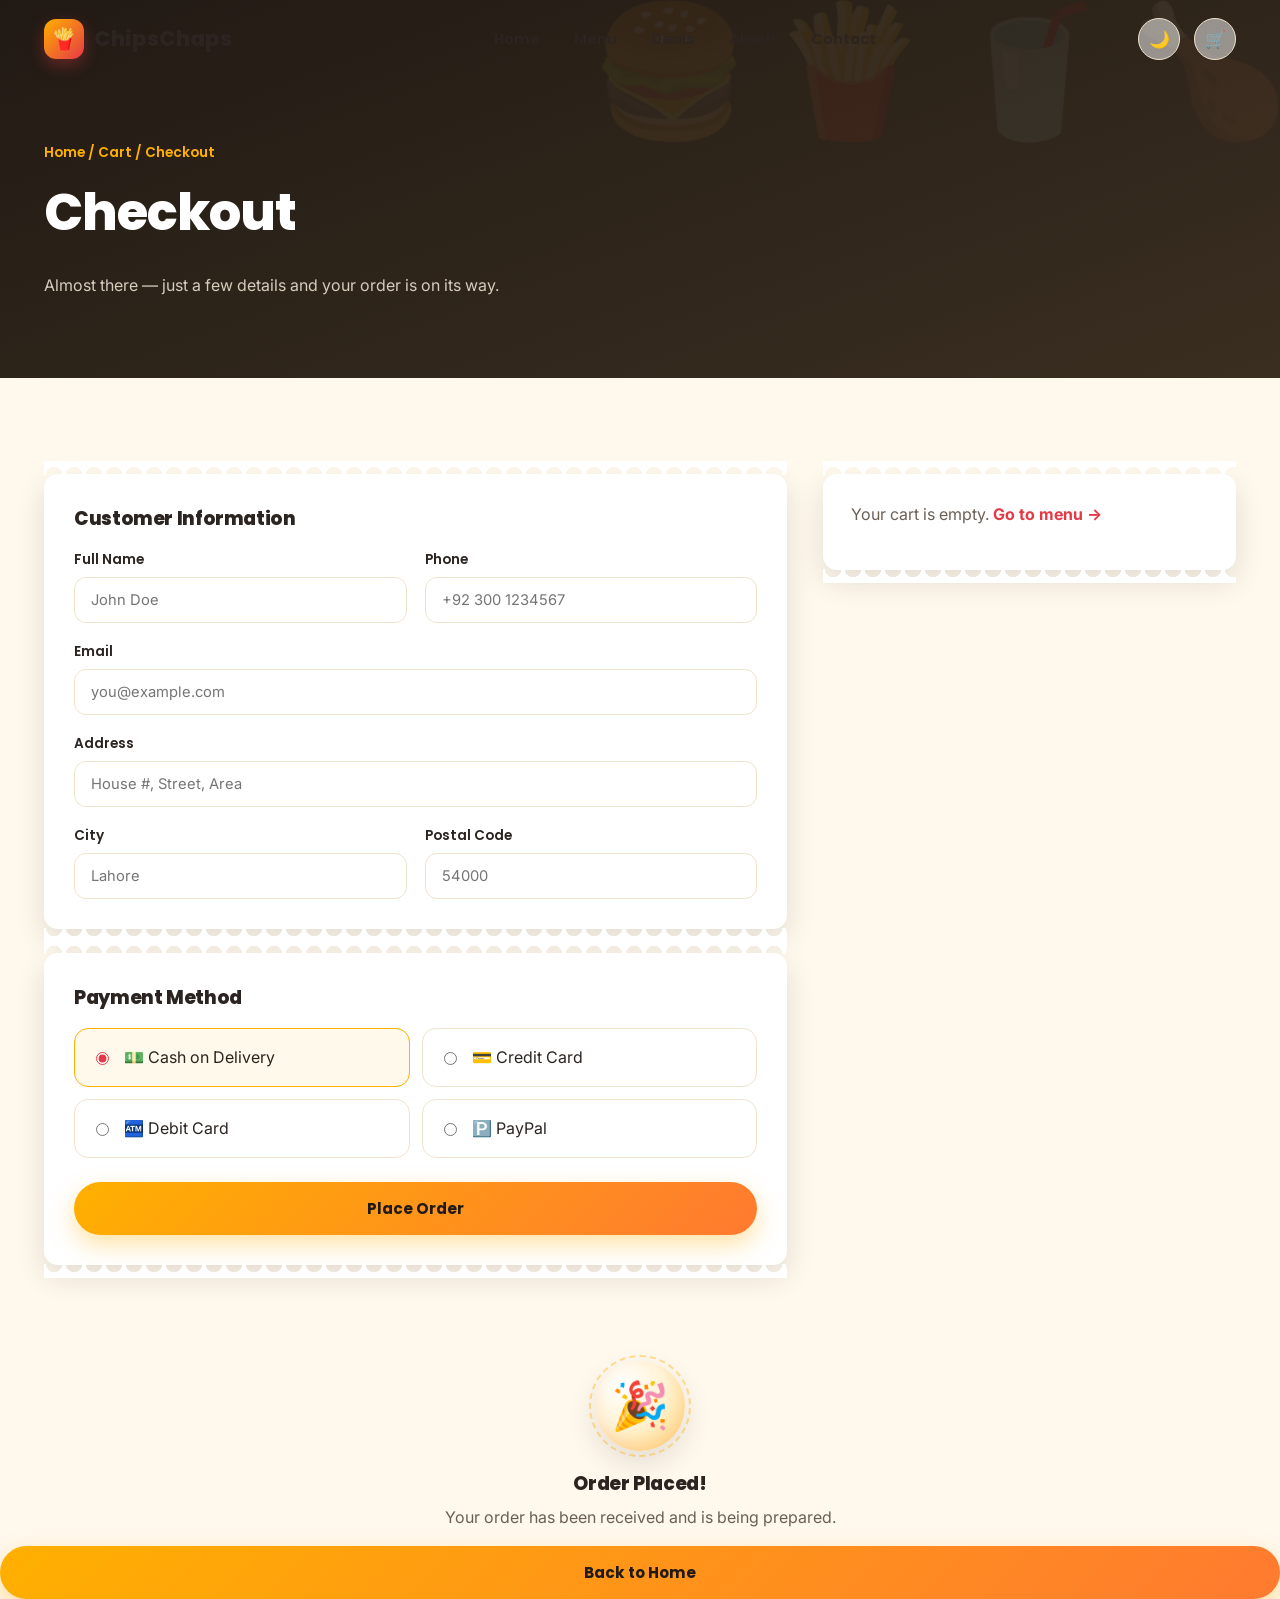
<file: checkout.html>
<!DOCTYPE html>
<html lang="en">
<head>
<meta charset="UTF-8">
<meta name="viewport" content="width=device-width, initial-scale=1.0">
<title>Checkout — ChipsChaps</title>
<link rel="preconnect" href="https://fonts.googleapis.com">
<link href="https://fonts.googleapis.com/css2?family=Poppins:wght@500;600;700;800;900&family=Inter:wght@400;500;600;700&display=swap" rel="stylesheet">
<link rel="stylesheet" href="css/base.css">
<link rel="stylesheet" href="css/layout.css">
<link rel="stylesheet" href="css/components.css">
</head>
<body>

<div class="page-loader"><div class="loader-badge">🧾</div><div class="loader-label">ChipsChaps</div></div>

<header class="navbar">
  <div class="nav-inner">
    <a href="index.html" class="brand"><span class="brand-mark">🍟</span> ChipsChaps</a>
    <nav class="nav-links">
      <a href="index.html">Home</a>
      <a href="menu.html">Menu</a>
      <a href="deals.html">Deals</a>
      <a href="about.html">About</a>
      <a href="contact.html">Contact</a>
    </nav>
    <div class="nav-actions">
      <button class="nav-icon-btn" data-theme-toggle aria-label="Toggle dark mode"><span data-theme-icon>🌙</span></button>
      <a class="nav-icon-btn" href="cart.html" aria-label="Cart">🛒<span class="cart-count" data-cart-count>0</span></a>
      <button class="nav-toggle" aria-label="Open menu">☰</button>
    </div>
  </div>
</header>
<div class="scrim"></div>
<div class="mobile-panel">
  <button class="mobile-panel-close" aria-label="Close menu">✕</button>
  <a href="index.html">Home</a>
  <a href="menu.html">Menu</a>
  <a href="deals.html">Deals</a>
  <a href="about.html">About</a>
  <a href="contact.html">Contact</a>
  <a href="cart.html">Cart 🛒</a>
</div>

<section class="page-hero">
  <div class="container">
    <span class="crumb">Home / Cart / Checkout</span>
    <h1>Checkout</h1>
    <p>Almost there — just a few details and your order is on its way.</p>
  </div>
</section>

<section class="section">
  <div class="container cart-layout">
    <form data-checkout-form novalidate>
      <div class="ticket" style="padding:30px; margin-bottom:24px;">
        <h3>Customer Information</h3>
        <div class="form-grid" style="margin-top:16px;">
          <div class="field"><label for="c-name">Full Name</label><input id="c-name" required placeholder="John Doe"></div>
          <div class="field"><label for="c-phone">Phone</label><input id="c-phone" type="tel" required placeholder="+92 300 1234567"></div>
          <div class="field full"><label for="c-email">Email</label><input id="c-email" type="email" required placeholder="you@example.com"></div>
          <div class="field full"><label for="c-address">Address</label><input id="c-address" required placeholder="House #, Street, Area"></div>
          <div class="field"><label for="c-city">City</label><input id="c-city" required placeholder="Lahore"></div>
          <div class="field"><label for="c-postal">Postal Code</label><input id="c-postal" required placeholder="54000"></div>
        </div>
      </div>

      <div class="ticket" style="padding:30px;">
        <h3>Payment Method</h3>
        <div class="pay-options" style="margin-top:16px;">
          <label class="pay-option active">
            <input type="radio" name="pay" value="cod" checked>
            <span>💵 Cash on Delivery</span>
          </label>
          <label class="pay-option">
            <input type="radio" name="pay" value="credit">
            <span>💳 Credit Card</span>
          </label>
          <label class="pay-option">
            <input type="radio" name="pay" value="debit">
            <span>🏧 Debit Card</span>
          </label>
          <label class="pay-option">
            <input type="radio" name="pay" value="paypal">
            <span>🅿️ PayPal</span>
          </label>
        </div>
        <button class="btn btn-primary btn-block" style="margin-top:24px;" type="submit">Place Order</button>
      </div>
    </form>

    <aside class="ticket summary-card">
      <div data-checkout-summary></div>
    </aside>
  </div>
</section>

<!-- Success Modal -->
<div class="modal-backdrop" data-success-modal>
  <div class="modal text-center">
    <div class="food-badge" style="--sz:90px; margin:0 auto 18px;">🎉</div>
    <h3>Order Placed!</h3>
    <p>Your order <b data-order-id></b> has been received and is being prepared.</p>
    <a href="index.html" class="btn btn-primary btn-block">Back to Home</a>
  </div>
</div>

<script src="js/data.js"></script>
<script src="js/main.js"></script>
<script src="js/cartpage.js"></script>
<script src="js/checkout.js"></script>
</body>
</html>
</file>
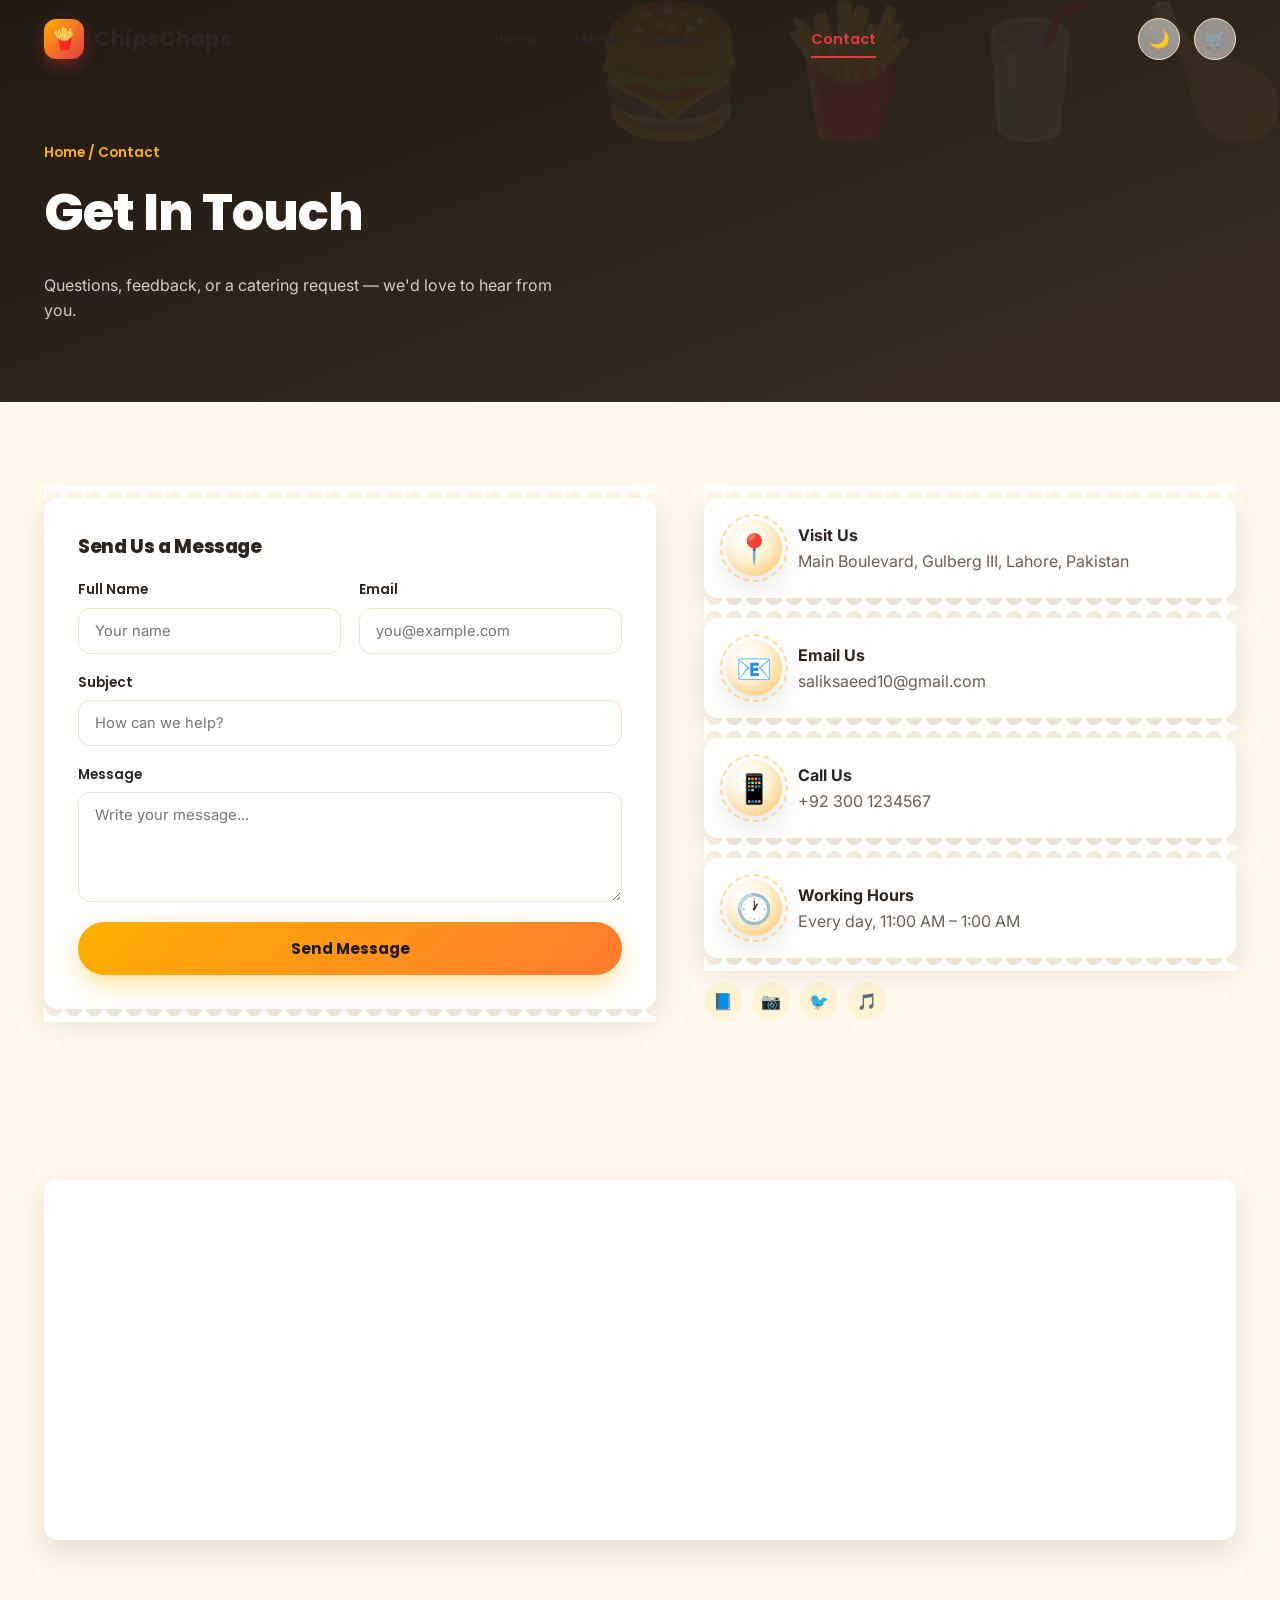
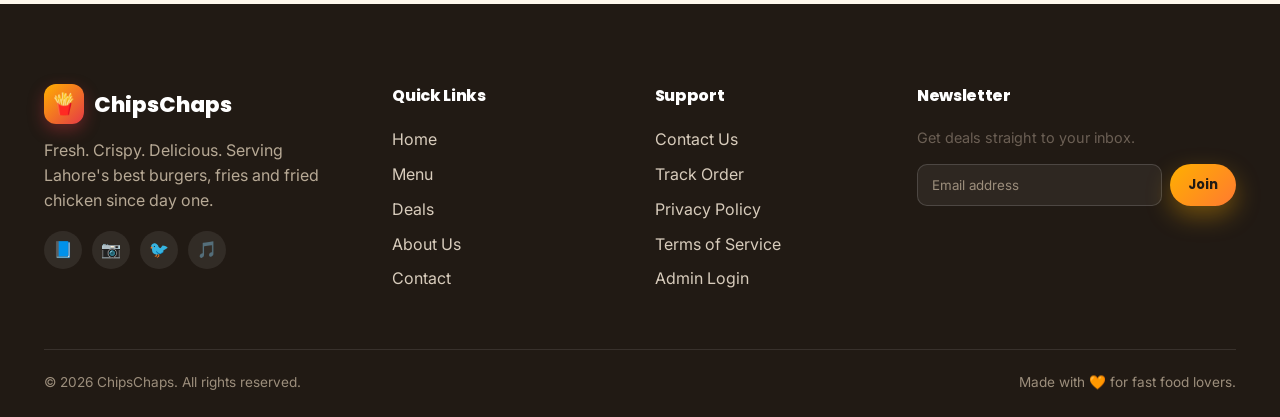
<file: contact.html>
<!DOCTYPE html>

<html lang="en">
<head>
<meta charset="UTF-8">
<meta name="viewport" content="width=device-width, initial-scale=1.0">
<title>Contact Us — ChipsChaps</title>
<link rel="preconnect" href="https://fonts.googleapis.com">
<link href="https://fonts.googleapis.com/css2?family=Poppins:wght@500;600;700;800;900&family=Inter:wght@400;500;600;700&display=swap" rel="stylesheet">
<link rel="stylesheet" href="css/base.css">
<link rel="stylesheet" href="css/layout.css">
<link rel="stylesheet" href="css/components.css">
</head>
<body>

<div class="page-loader"><div class="loader-badge">📞</div><div class="loader-label">ChipsChaps</div></div>

<header class="navbar">
  <div class="nav-inner">
    <a href="index.html" class="brand"><span class="brand-mark">🍟</span> ChipsChaps</a>
    <nav class="nav-links">
      <a href="index.html">Home</a>
      <a href="menu.html">Menu</a>
      <a href="deals.html">Deals</a>
      <a href="about.html">About</a>
      <a href="contact.html">Contact</a>
    </nav>
    <div class="nav-actions">
      <button class="nav-icon-btn" data-theme-toggle aria-label="Toggle dark mode"><span data-theme-icon>🌙</span></button>
      <a class="nav-icon-btn" href="cart.html" aria-label="Cart">🛒<span class="cart-count" data-cart-count>0</span></a>
      <button class="nav-toggle" aria-label="Open menu">☰</button>
    </div>
  </div>
</header>
<div class="scrim"></div>
<div class="mobile-panel">
  <button class="mobile-panel-close" aria-label="Close menu">✕</button>
  <a href="index.html">Home</a>
  <a href="menu.html">Menu</a>
  <a href="deals.html">Deals</a>
  <a href="about.html">About</a>
  <a href="contact.html">Contact</a>
  <a href="cart.html">Cart 🛒</a>
</div>

<section class="page-hero">
  <div class="container">
    <span class="crumb">Home / Contact</span>
    <h1>Get In Touch</h1>
    <p>Questions, feedback, or a catering request — we'd love to hear from you.</p>
  </div>
</section>

<section class="section">
  <div class="container" style="display:grid; grid-template-columns:1fr 1fr; gap:48px; align-items:flex-start;">
    <div class="ticket reveal" style="padding:34px;">
      <h3>Send Us a Message</h3>
      <form id="contact-form">
        <div class="form-grid" style="margin-top:18px;">
          <div class="field"><label for="ct-name">Full Name</label><input id="ct-name" required placeholder="Your name"></div>
          <div class="field"><label for="ct-email">Email</label><input id="ct-email" type="email" required placeholder="you@example.com"></div>
          <div class="field full"><label for="ct-subject">Subject</label><input id="ct-subject" required placeholder="How can we help?"></div>
          <div class="field full"><label for="ct-msg">Message</label><textarea id="ct-msg" required placeholder="Write your message..."></textarea></div>
        </div>
        <button class="btn btn-primary btn-block" style="margin-top:20px;" type="submit">Send Message</button>
      </form>
    </div>

    <div class="reveal">
      <div style="display:flex; flex-direction:column; gap:20px;">
        <div class="ticket" style="padding:22px; display:flex; gap:16px; align-items:center;">
          <div class="food-badge" style="--sz:56px;">📍</div>
          <div><b>Visit Us</b><p style="margin:2px 0 0;">Main Boulevard, Gulberg III, Lahore, Pakistan</p></div>
        </div>
        <div class="ticket" style="padding:22px; display:flex; gap:16px; align-items:center;">
          <div class="food-badge" style="--sz:56px;">📧</div>
          <div><b>Email Us</b><p style="margin:2px 0 0;">saliksaeed10@gmail.com</p></div>
        </div>
        <div class="ticket" style="padding:22px; display:flex; gap:16px; align-items:center;">
          <div class="food-badge" style="--sz:56px;">📱</div>
          <div><b>Call Us</b><p style="margin:2px 0 0;">+92 300 1234567</p></div>
        </div>
        <div class="ticket" style="padding:22px; display:flex; gap:16px; align-items:center;">
          <div class="food-badge" style="--sz:56px;">🕐</div>
          <div><b>Working Hours</b><p style="margin:2px 0 0;">Every day, 11:00 AM – 1:00 AM</p></div>
        </div>
        <div class="social-row" style="margin-top:4px;">
          <a href="#" aria-label="Facebook" style="background:var(--bg-alt); color:var(--text);">📘</a>
          <a href="#" aria-label="Instagram" style="background:var(--bg-alt); color:var(--text);">📷</a>
          <a href="#" aria-label="Twitter" style="background:var(--bg-alt); color:var(--text);">🐦</a>
          <a href="#" aria-label="TikTok" style="background:var(--bg-alt); color:var(--text);">🎵</a>
        </div>
      </div>
    </div>
  </div>
</section>

<section class="section--tight">
  <div class="container">
    <div class="ticket reveal" style="padding:0; overflow:hidden;">
      <iframe title="ChipsChaps location map" src="https://www.google.com/maps?q=Gulberg%20III%20Lahore%20Pakistan&output=embed" width="100%" height="360" style="border:0; display:block;" loading="lazy"></iframe>
    </div>
  </div>
</section>

<footer class="footer">
  <div class="container">
    <div class="footer-grid">
      <div class="footer-brand">
        <div class="brand" style="color:#fff; margin-bottom:14px;"><span class="brand-mark">🍟</span> ChipsChaps</div>
        <p>Fresh. Crispy. Delicious. Serving Lahore's best burgers, fries and fried chicken since day one.</p>
        <div class="social-row">
          <a href="#" aria-label="Facebook">📘</a>
          <a href="#" aria-label="Instagram">📷</a>
          <a href="#" aria-label="Twitter">🐦</a>
          <a href="#" aria-label="TikTok">🎵</a>
        </div>
      </div>
      <div>
        <h4>Quick Links</h4>
        <ul class="footer-links">
          <li><a href="index.html">Home</a></li>
          <li><a href="menu.html">Menu</a></li>
          <li><a href="deals.html">Deals</a></li>
          <li><a href="about.html">About Us</a></li>
          <li><a href="contact.html">Contact</a></li>
        </ul>
      </div>
      <div>
        <h4>Support</h4>
        <ul class="footer-links">
          <li><a href="contact.html">Contact Us</a></li>
          <li><a href="cart.html">Track Order</a></li>
          <li><a href="#">Privacy Policy</a></li>
          <li><a href="#">Terms of Service</a></li>
          <li><a href="admin.html">Admin Login</a></li>
        </ul>
      </div>
      <div>
        <h4>Newsletter</h4>
        <p style="font-size:.9rem;">Get deals straight to your inbox.</p>
        <form class="newsletter-row newsletter-form">
          <input type="email" required placeholder="Email address">
          <button class="btn btn-primary btn-sm" type="submit">Join</button>
        </form>
      </div>
    </div>
    <div class="footer-bottom">
      <span>© 2026 ChipsChaps. All rights reserved.</span>
      <span>Made with 🧡 for fast food lovers.</span>
    </div>
  </div>
</footer>

<button class="back-to-top" aria-label="Back to top">↑</button>

<script src="js/data.js"></script>
<script src="js/main.js"></script>
<script>
  document.getElementById("contact-form")?.addEventListener("submit", async (e) => {
    e.preventDefault();
    
    const name = document.getElementById("ct-name").value;
    const email = document.getElementById("ct-email").value;
    const subject = document.getElementById("ct-subject").value;
    const message = document.getElementById("ct-msg").value;
    
    try {
      const response = await fetch(`${API_URL}/contact`, {
        method: "POST",
        headers: { "Content-Type": "application/json" },
        body: JSON.stringify({ name, email, subject, message })
      });
      
      const data = await response.json();
      
      if (data.success) {
        Toast.show("Message sent! We'll get back to you shortly.", "success");
        e.target.reset();
      } else {
        Toast.show("Failed to send message. Please try again.", "error");
      }
    } catch (error) {
      console.error("Error:", error);
      Toast.show("Network error. Please try again.", "error");
    }
  });
</script>
</body>
</html>
</file>
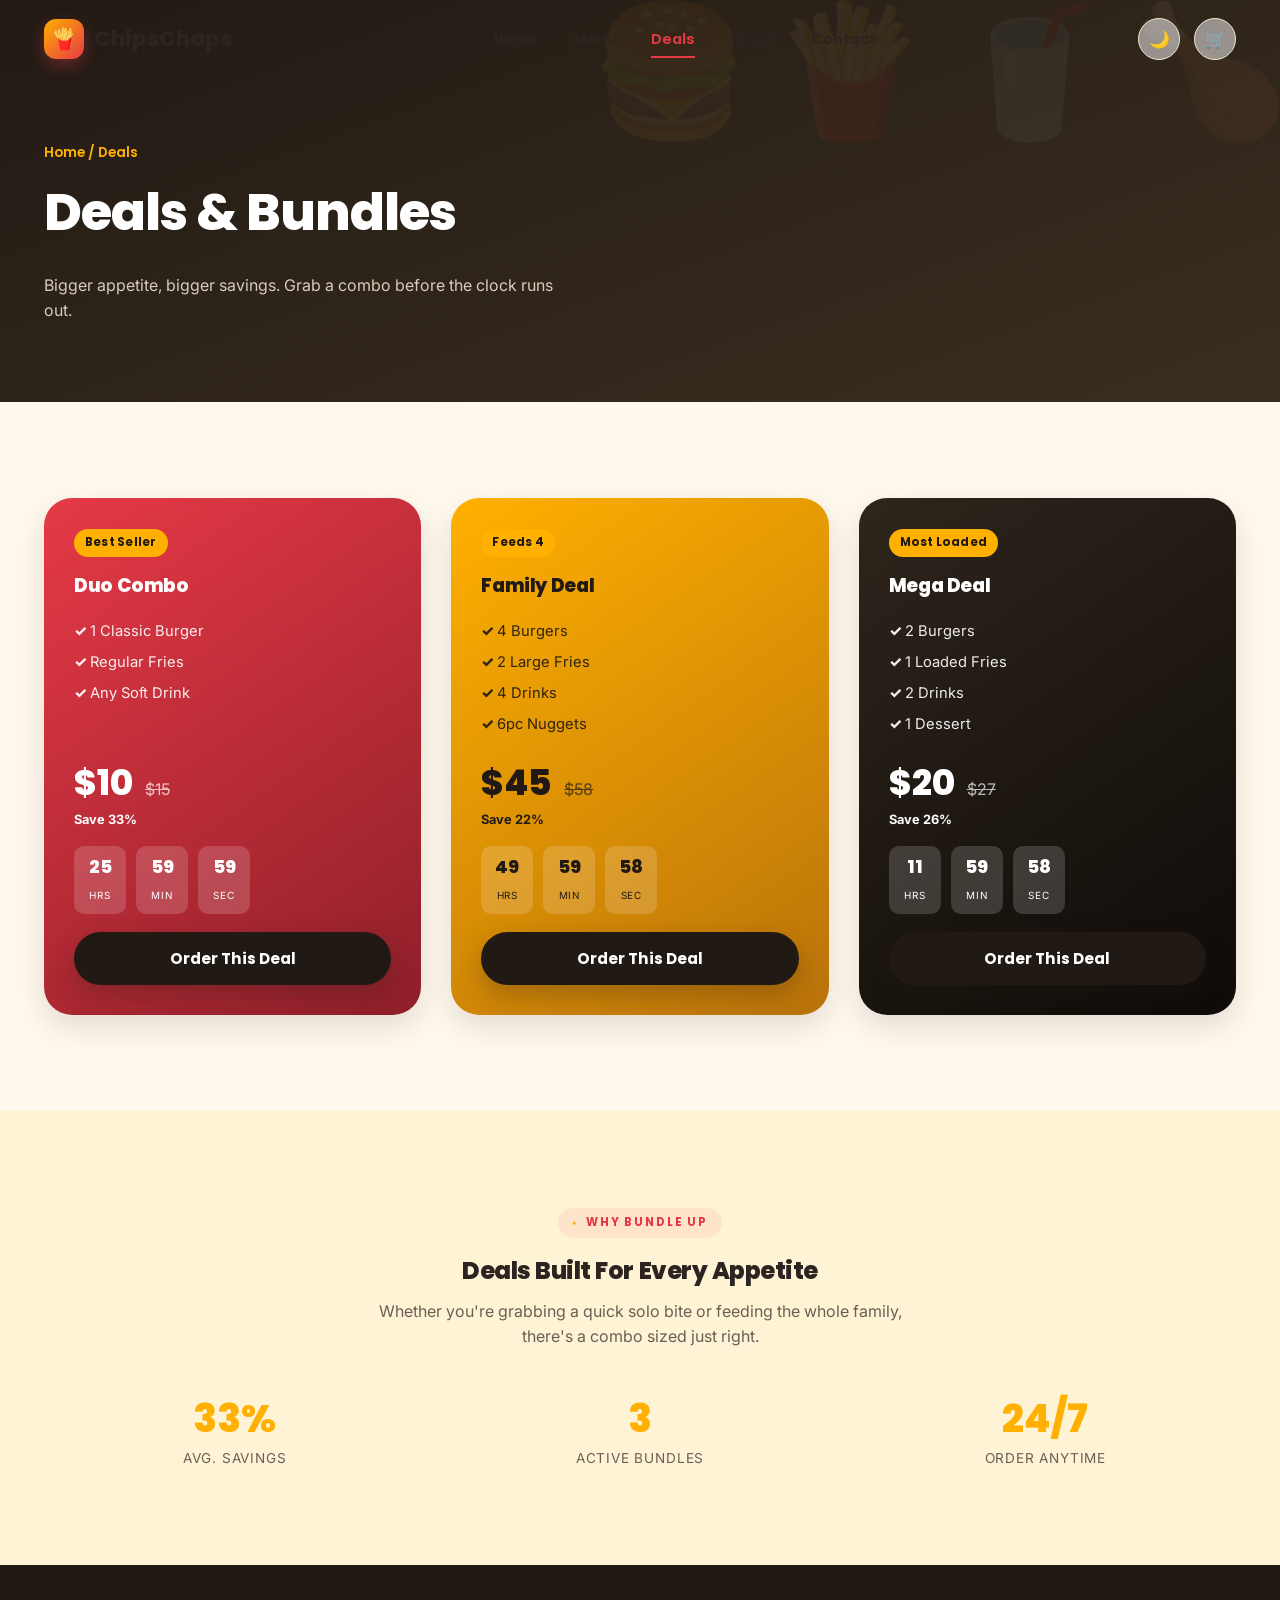
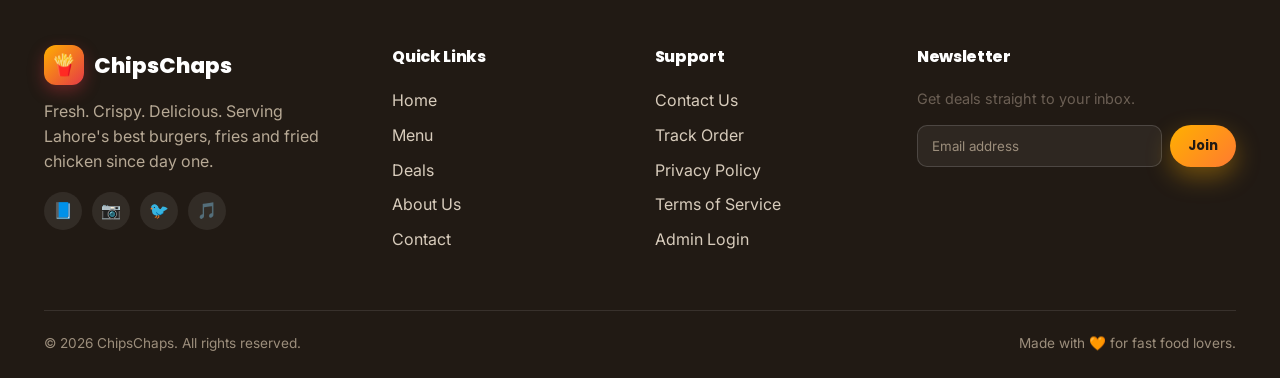
<file: deals.html>
<!DOCTYPE html>
<html lang="en">
<head>
<meta charset="UTF-8">
<meta name="viewport" content="width=device-width, initial-scale=1.0">
<title>Deals & Bundles — ChipsChaps</title>
<link rel="preconnect" href="https://fonts.googleapis.com">
<link href="https://fonts.googleapis.com/css2?family=Poppins:wght@500;600;700;800;900&family=Inter:wght@400;500;600;700&display=swap" rel="stylesheet">
<link rel="stylesheet" href="css/base.css">
<link rel="stylesheet" href="css/layout.css">
<link rel="stylesheet" href="css/components.css">
</head>
<body>

<div class="page-loader"><div class="loader-badge">🍱</div><div class="loader-label">ChipsChaps</div></div>

<header class="navbar">
  <div class="nav-inner">
    <a href="index.html" class="brand"><span class="brand-mark">🍟</span> ChipsChaps</a>
    <nav class="nav-links">
      <a href="index.html">Home</a>
      <a href="menu.html">Menu</a>
      <a href="deals.html">Deals</a>
      <a href="about.html">About</a>
      <a href="contact.html">Contact</a>
    </nav>
    <div class="nav-actions">
      <button class="nav-icon-btn" data-theme-toggle aria-label="Toggle dark mode"><span data-theme-icon>🌙</span></button>
      <a class="nav-icon-btn" href="cart.html" aria-label="Cart">🛒<span class="cart-count" data-cart-count>0</span></a>
      <button class="nav-toggle" aria-label="Open menu">☰</button>
    </div>
  </div>
</header>
<div class="scrim"></div>
<div class="mobile-panel">
  <button class="mobile-panel-close" aria-label="Close menu">✕</button>
  <a href="index.html">Home</a>
  <a href="menu.html">Menu</a>
  <a href="deals.html">Deals</a>
  <a href="about.html">About</a>
  <a href="contact.html">Contact</a>
  <a href="cart.html">Cart 🛒</a>
</div>

<section class="page-hero">
  <div class="container">
    <span class="crumb">Home / Deals</span>
    <h1>Deals & Bundles</h1>
    <p>Bigger appetite, bigger savings. Grab a combo before the clock runs out.</p>
  </div>
</section>

<section class="section">
  <div class="container">
    <div class="deal-grid" data-deals-grid></div>
  </div>
</section>

<section class="section section--alt">
  <div class="container text-center">
    <span class="eyebrow">Why bundle up</span>
    <h2>Deals Built For Every Appetite</h2>
    <p style="max-width:560px; margin:0 auto 40px;">Whether you're grabbing a quick solo bite or feeding the whole family, there's a combo sized just right.</p>
    <div class="stats-row">
      <div><div class="stat-num">33%</div><div class="stat-label">Avg. Savings</div></div>
      <div><div class="stat-num">3</div><div class="stat-label">Active Bundles</div></div>
      <div><div class="stat-num">24/7</div><div class="stat-label">Order Anytime</div></div>
    </div>
  </div>
</section>

<footer class="footer">
  <div class="container">
    <div class="footer-grid">
      <div class="footer-brand">
        <div class="brand" style="color:#fff; margin-bottom:14px;"><span class="brand-mark">🍟</span> ChipsChaps</div>
        <p>Fresh. Crispy. Delicious. Serving Lahore's best burgers, fries and fried chicken since day one.</p>
        <div class="social-row">
          <a href="#" aria-label="Facebook">📘</a>
          <a href="#" aria-label="Instagram">📷</a>
          <a href="#" aria-label="Twitter">🐦</a>
          <a href="#" aria-label="TikTok">🎵</a>
        </div>
      </div>
      <div>
        <h4>Quick Links</h4>
        <ul class="footer-links">
          <li><a href="index.html">Home</a></li>
          <li><a href="menu.html">Menu</a></li>
          <li><a href="deals.html">Deals</a></li>
          <li><a href="about.html">About Us</a></li>
          <li><a href="contact.html">Contact</a></li>
        </ul>
      </div>
      <div>
        <h4>Support</h4>
        <ul class="footer-links">
          <li><a href="contact.html">Contact Us</a></li>
          <li><a href="cart.html">Track Order</a></li>
          <li><a href="#">Privacy Policy</a></li>
          <li><a href="#">Terms of Service</a></li>
          <li><a href="admin.html">Admin Login</a></li>
        </ul>
      </div>
      <div>
        <h4>Newsletter</h4>
        <p style="font-size:.9rem;">Get deals straight to your inbox.</p>
        <form class="newsletter-row newsletter-form">
          <input type="email" required placeholder="Email address">
          <button class="btn btn-primary btn-sm" type="submit">Join</button>
        </form>
      </div>
    </div>
    <div class="footer-bottom">
      <span>© 2026 ChipsChaps. All rights reserved.</span>
      <span>Made with 🧡 for fast food lovers.</span>
    </div>
  </div>
</footer>

<button class="back-to-top" aria-label="Back to top">↑</button>

<script src="js/data.js"></script>
<script src="js/main.js"></script>
<script src="js/deals.js"></script>
</body>
</html>
</file>
<file: css/base.css>
/* =========================================================
   ChipsChaps — Design Tokens & Base
   Signature: "Order Ticket" torn-receipt motif + rising steam
   ========================================================= */

:root{
  /* Color */
  --gold:        #FFB000;
  --gold-dark:   #E69900;
  --red:         #E63946;
  --red-dark:    #C62835;
  --orange:      #FF7A30;
  --charcoal:    #211A14;
  --charcoal-2:  #2E251C;
  --cream:       #FFF8ED;
  --butter:      #FFF3D6;
  --ink:         #2B2420;
  --ink-soft:    #6B5F54;
  --line:        #EFE3CC;
  --white:       #ffffff;

  /* Dark mode overrides applied via [data-theme="dark"] */
  --bg:          var(--cream);
  --bg-alt:      var(--butter);
  --surface:     #ffffff;
  --text:        var(--ink);
  --text-soft:   var(--ink-soft);
  --border:      var(--line);

  /* Type */
  --font-display: 'Poppins', sans-serif;
  --font-body:    'Inter', sans-serif;

  /* Shape */
  --radius-sm: 10px;
  --radius-md: 18px;
  --radius-lg: 28px;
  --shadow-sm: 0 2px 10px rgba(33,26,20,0.06);
  --shadow-md: 0 12px 30px rgba(33,26,20,0.12);
  --shadow-lg: 0 24px 60px rgba(33,26,20,0.18);

  --nav-h: 78px;
}

[data-theme="dark"]{
  --bg:        #16110C;
  --bg-alt:    #1F1811;
  --surface:   #241C14;
  --text:      #F6EEE2;
  --text-soft: #C9BBA9;
  --border:    #3A2F23;
  --cream:     #16110C;
  --butter:    #1F1811;
}

*,*::before,*::after{ box-sizing:border-box; }
html{ scroll-behavior:smooth; }
body{
  margin:0;
  background:var(--bg);
  color:var(--text);
  font-family:var(--font-body);
  line-height:1.55;
  -webkit-font-smoothing:antialiased;
  transition:background .3s ease, color .3s ease;
  overflow-x:hidden;
}
img{ max-width:100%; display:block; }
a{ color:inherit; text-decoration:none; }
ul{ list-style:none; margin:0; padding:0; }
button{ font-family:inherit; cursor:pointer; }
input,select,textarea{ font-family:inherit; }

h1,h2,h3,h4{
  font-family:var(--font-display);
  margin:0 0 .4em;
  color:var(--text);
  letter-spacing:-0.02em;
  font-weight:800;
}
p{ margin:0 0 1em; color:var(--text-soft); }

.container{
  width:100%;
  max-width:1240px;
  margin:0 auto;
  padding:0 24px;
}

.eyebrow{
  display:inline-flex;
  align-items:center;
  gap:8px;
  font-family:var(--font-display);
  font-weight:700;
  font-size:.72rem;
  letter-spacing:.16em;
  text-transform:uppercase;
  color:var(--red);
  background:rgba(230,57,70,0.08);
  padding:6px 14px;
  border-radius:999px;
  margin-bottom:14px;
}
.eyebrow::before{ content:"●"; font-size:.6em; color:var(--gold); }

.section{ padding:96px 0; position:relative; }
.section--tight{ padding:64px 0; }
.section--dark{ background:var(--charcoal); color:#fff; }
.section--dark p{ color:#C9BBA9; }
.section--dark h2, .section--dark h3{ color:#fff; }
.section--alt{ background:var(--bg-alt); }

.section-head{
  text-align:center;
  max-width:620px;
  margin:0 auto 56px;
}
.section-head h2{ font-size:clamp(1.8rem,3.2vw,2.6rem); }
.section-head p{ font-size:1.05rem; }

/* Buttons */
.btn{
  display:inline-flex;
  align-items:center;
  justify-content:center;
  gap:8px;
  padding:15px 30px;
  border-radius:999px;
  font-family:var(--font-display);
  font-weight:700;
  font-size:.95rem;
  border:none;
  cursor:pointer;
  transition:transform .25s cubic-bezier(.34,1.56,.64,1), box-shadow .25s ease, background .25s ease;
  white-space:nowrap;
}
.btn:active{ transform:scale(.96); }
.btn-primary{
  background:linear-gradient(135deg,var(--gold) 0%, var(--orange) 100%);
  color:var(--charcoal);
  box-shadow:0 10px 24px rgba(255,176,0,.35);
}
.btn-primary:hover{ transform:translateY(-3px); box-shadow:0 16px 30px rgba(255,176,0,.45); }
.btn-secondary{
  background:var(--charcoal);
  color:#fff;
  box-shadow:0 10px 24px rgba(33,26,20,.25);
}
.btn-secondary:hover{ transform:translateY(-3px); background:var(--red); box-shadow:0 16px 30px rgba(230,57,70,.35); }
.btn-outline{
  background:transparent;
  color:var(--text);
  border:2px solid var(--border);
}
.btn-outline:hover{ border-color:var(--red); color:var(--red); }
.btn-ghost{
  background:rgba(255,255,255,.14);
  color:#fff;
  border:1px solid rgba(255,255,255,.3);
  backdrop-filter:blur(6px);
}
.btn-sm{ padding:9px 18px; font-size:.82rem; }
.btn-block{ width:100%; }
.btn[disabled]{ opacity:.5; cursor:not-allowed; }

/* Food emoji "plate" — stylised illustration stand-in */
.food-badge{
  --sz:120px;
  width:var(--sz);
  height:var(--sz);
  border-radius:50%;
  display:flex;
  align-items:center;
  justify-content:center;
  font-size:calc(var(--sz) * .52);
  background:radial-gradient(circle at 32% 28%, #fff 0%, var(--butter) 45%, var(--gold) 150%);
  box-shadow:var(--shadow-md), inset 0 -6px 14px rgba(230,57,70,.08);
  position:relative;
}
.food-badge::after{
  content:"";
  position:absolute; inset:-6px;
  border-radius:50%;
  border:2px dashed rgba(255,176,0,.4);
  animation:spin 18s linear infinite;
}
@keyframes spin{ to{ transform:rotate(360deg); } }

/* Steam */
.steam{ position:absolute; bottom:100%; display:flex; gap:6px; left:50%; transform:translateX(-50%); pointer-events:none; }
.steam span{
  width:5px; height:22px; border-radius:6px;
  background:linear-gradient(180deg, rgba(255,255,255,0), rgba(255,255,255,.55));
  animation:rise 2.6s ease-in-out infinite;
  opacity:0;
}
.steam span:nth-child(2){ animation-delay:.5s; }
.steam span:nth-child(3){ animation-delay:1s; }
@keyframes rise{
  0%{ opacity:0; transform:translateY(0) scaleY(.6); }
  30%{ opacity:.8; }
  100%{ opacity:0; transform:translateY(-26px) scaleY(1.2); }
}

/* Ticket / receipt motif (signature) */
.ticket{
  background:#fff;
  border-radius:14px;
  position:relative;
  box-shadow:var(--shadow-md);
  --tooth:14px;
}
.ticket::before,.ticket::after{
  content:"";
  position:absolute; left:0; right:0; height:var(--tooth);
  background-image:radial-gradient(circle at 10px 0, transparent 8px, #fff 8.5px);
  background-size:20px var(--tooth);
  background-repeat:repeat-x;
}
.ticket::before{ top:calc(var(--tooth) * -1 + 1px); transform:scaleY(-1); }
.ticket::after{ bottom:calc(var(--tooth) * -1 + 1px); }
[data-theme="dark"] .ticket{ background:var(--surface); }
[data-theme="dark"] .ticket::before,[data-theme="dark"] .ticket::after{
  background-image:radial-gradient(circle at 10px 0, transparent 8px, var(--surface) 8.5px);
}

.badge{
  display:inline-flex; align-items:center; gap:5px;
  font-family:var(--font-display); font-weight:700; font-size:.72rem;
  padding:5px 11px; border-radius:999px;
  background:var(--red); color:#fff;
  letter-spacing:.02em;
}
.badge-gold{ background:var(--gold); color:var(--charcoal); }
.badge-outline{ background:transparent; border:1.5px solid currentColor; }

.toast-host{
  position:fixed; bottom:28px; right:28px; z-index:9999;
  display:flex; flex-direction:column; gap:10px;
}
.toast{
  background:var(--charcoal); color:#fff;
  padding:14px 20px; border-radius:12px; box-shadow:var(--shadow-lg);
  font-size:.9rem; font-weight:600; display:flex; align-items:center; gap:10px;
  animation:toastIn .35s cubic-bezier(.34,1.56,.64,1);
  max-width:320px;
}
.toast.success{ border-left:4px solid var(--gold); }
.toast.error{ border-left:4px solid var(--red); }
@keyframes toastIn{ from{ opacity:0; transform:translateY(16px) scale(.9);} to{opacity:1; transform:none;} }
.toast.out{ animation:toastOut .3s ease forwards; }
@keyframes toastOut{ to{ opacity:0; transform:translateX(40px);} }

.skeleton{
  background:linear-gradient(90deg, var(--border) 25%, var(--bg-alt) 50%, var(--border) 75%);
  background-size:200% 100%;
  animation:shimmer 1.4s infinite;
  border-radius:8px;
}
@keyframes shimmer{ 0%{background-position:200% 0;} 100%{background-position:-200% 0;} }

::selection{ background:var(--gold); color:var(--charcoal); }

/* Scrollbar */
::-webkit-scrollbar{ width:10px; }
::-webkit-scrollbar-track{ background:var(--bg); }
::-webkit-scrollbar-thumb{ background:var(--gold); border-radius:10px; }

/* Reduced motion */
@media (prefers-reduced-motion: reduce){
  *{ animation-duration:.001ms !important; animation-iteration-count:1 !important; transition-duration:.001ms !important; }
}

/* Focus visibility */
a:focus-visible, button:focus-visible, input:focus-visible, select:focus-visible, textarea:focus-visible{
  outline:3px solid var(--gold);
  outline-offset:2px;
}

/* Back to top */
.back-to-top{
  position:fixed; right:24px; bottom:24px; z-index:900;
  width:50px; height:50px; border-radius:50%;
  background:var(--charcoal); color:#fff;
  display:flex; align-items:center; justify-content:center;
  font-size:1.2rem; box-shadow:var(--shadow-md);
  opacity:0; pointer-events:none; transform:translateY(10px);
  transition:all .3s ease;
}
.back-to-top.show{ opacity:1; pointer-events:auto; transform:none; }
.back-to-top:hover{ background:var(--red); }

/* Loading overlay */
.page-loader{
  position:fixed; inset:0; background:var(--charcoal); z-index:99999;
  display:flex; align-items:center; justify-content:center; flex-direction:column; gap:14px;
  transition:opacity .5s ease, visibility .5s ease;
}
.page-loader.hide{ opacity:0; visibility:hidden; }
.loader-badge{ font-size:3rem; animation:bounce 1s ease-in-out infinite; }
@keyframes bounce{ 0%,100%{ transform:translateY(0);} 50%{ transform:translateY(-14px);} }
.loader-label{ color:#fff; font-family:var(--font-display); letter-spacing:.14em; font-size:.8rem; text-transform:uppercase; }

/* Utility */
.text-center{ text-align:center; }
.mt-0{ margin-top:0; }
.flex{ display:flex; }
.gap-2{ gap:8px;}
.hidden{ display:none !important; }
</file>
<file: css/layout.css>
/* =========================================================
   Navigation, Footer, shared layout chrome
   ========================================================= */

.navbar{
  position:fixed; top:0; left:0; right:0; z-index:1000;
  height:var(--nav-h);
  display:flex; align-items:center;
  background:transparent;
  transition:background .35s ease, box-shadow .35s ease, height .35s ease;
}
.navbar.scrolled{
  background:rgba(255,248,237,0.88);
  backdrop-filter:blur(14px);
  box-shadow:0 6px 24px rgba(33,26,20,.08);
  height:66px;
}
[data-theme="dark"] .navbar.scrolled{ background:rgba(22,17,12,0.88); }

.nav-inner{
  width:100%; max-width:1240px; margin:0 auto; padding:0 24px;
  display:flex; align-items:center; justify-content:space-between; gap:24px;
}
.brand{
  display:flex; align-items:center; gap:10px;
  font-family:var(--font-display); font-weight:800; font-size:1.35rem;
  color:var(--charcoal);
}
.navbar.scrolled .brand, body:not(.is-home) .brand{ color:var(--text); }
.body-transparent-nav .brand{ color:#fff; }
.brand-mark{
  width:40px; height:40px; border-radius:12px;
  background:linear-gradient(135deg,var(--gold),var(--red));
  display:flex; align-items:center; justify-content:center; font-size:1.3rem;
  box-shadow:0 6px 16px rgba(230,57,70,.35);
}
.nav-links{ display:flex; align-items:center; gap:34px; }
.nav-links a{
  font-family:var(--font-display); font-weight:600; font-size:.92rem;
  color:var(--text); position:relative; padding:4px 0;
}
.body-transparent-nav .nav-links a{ color:#fff; }
.navbar.scrolled .nav-links a{ color:var(--text); }
.nav-links a::after{
  content:""; position:absolute; left:0; bottom:-4px; height:2px; width:0;
  background:var(--red); transition:width .25s ease;
}
.nav-links a:hover::after, .nav-links a.active::after{ width:100%; }
.nav-links a.active{ color:var(--red); }

.nav-actions{ display:flex; align-items:center; gap:14px; }
.nav-icon-btn{
  width:42px; height:42px; border-radius:50%;
  background:rgba(255,255,255,.5);
  border:1px solid var(--border);
  display:flex; align-items:center; justify-content:center;
  font-size:1.05rem; position:relative; color:var(--text);
  transition:all .25s ease;
}
.body-transparent-nav .nav-icon-btn{ background:rgba(255,255,255,.15); border-color:rgba(255,255,255,.3); color:#fff; }
.navbar.scrolled .nav-icon-btn{ background:var(--surface); color:var(--text); border-color:var(--border); }
.nav-icon-btn:hover{ background:var(--red); color:#fff; border-color:var(--red); transform:translateY(-2px); }
.cart-count{
  position:absolute; top:-4px; right:-4px;
  background:var(--red); color:#fff; font-size:.65rem; font-weight:800;
  min-width:19px; height:19px; border-radius:50%;
  display:flex; align-items:center; justify-content:center;
  border:2px solid var(--cream);
}
.nav-toggle{
  display:none; width:42px; height:42px; border-radius:12px; border:1px solid var(--border);
  background:var(--surface); align-items:center; justify-content:center; font-size:1.2rem;
}

.mobile-panel{
  position:fixed; top:0; right:-100%; width:82%; max-width:340px; height:100%;
  background:var(--surface); z-index:1100; box-shadow:var(--shadow-lg);
  transition:right .35s cubic-bezier(.34,1.2,.64,1); padding:26px; overflow-y:auto;
}
.mobile-panel.open{ right:0; }
.mobile-panel-close{ font-size:1.4rem; background:none; border:none; color:var(--text); margin-bottom:20px; }
.mobile-panel a{
  display:block; font-family:var(--font-display); font-weight:700; font-size:1.1rem;
  padding:14px 0; border-bottom:1px solid var(--border); color:var(--text);
}
.scrim{
  position:fixed; inset:0; background:rgba(0,0,0,.5); z-index:1050;
  opacity:0; pointer-events:none; transition:opacity .3s ease;
}
.scrim.show{ opacity:1; pointer-events:auto; }

/* Footer */
.footer{
  background:var(--charcoal); color:#D8CCBC; padding:80px 0 24px;
}
.footer a{ color:#D8CCBC; }
.footer-grid{
  display:grid; grid-template-columns:1.4fr 1fr 1fr 1.2fr; gap:48px; padding-bottom:48px;
  border-bottom:1px solid rgba(255,255,255,.1);
}
.footer h4{ color:#fff; font-size:1rem; margin-bottom:18px; }
.footer-links li{ margin-bottom:10px; }
.footer-links a:hover{ color:var(--gold); }
.footer-brand p{ color:#B7A995; max-width:280px; }
.social-row{ display:flex; gap:10px; margin-top:18px; }
.social-row a{
  width:38px; height:38px; border-radius:50%; background:rgba(255,255,255,.08);
  display:flex; align-items:center; justify-content:center; transition:all .25s ease;
}
.social-row a:hover{ background:var(--red); transform:translateY(-3px); }
.newsletter-row{ display:flex; gap:8px; margin-top:14px; }
.newsletter-row input{
  flex:1; padding:12px 14px; border-radius:10px; border:1px solid rgba(255,255,255,.15);
  background:rgba(255,255,255,.06); color:#fff;
}
.newsletter-row input::placeholder{ color:#9C8E7C; }
.footer-bottom{
  display:flex; justify-content:space-between; align-items:center; padding-top:22px;
  font-size:.85rem; color:#9C8E7C; flex-wrap:wrap; gap:10px;
}

/* Breadcrumb hero for inner pages */
.page-hero{
  padding:calc(var(--nav-h) + 64px) 0 64px;
  background:linear-gradient(160deg, var(--charcoal) 0%, #3A2E20 100%);
  color:#fff; position:relative; overflow:hidden;
}
.page-hero::before{
  content:"🍔🍟🥤🍗"; position:absolute; font-size:8rem; opacity:.06; right:-30px; top:-30px; letter-spacing:20px;
}
.page-hero h1{ color:#fff; font-size:clamp(2.2rem,4vw,3.2rem); }
.page-hero p{ color:#D8CCBC; max-width:520px; }
.crumb{ font-family:var(--font-display); font-weight:600; font-size:.85rem; color:var(--gold); margin-bottom:10px; display:block; }

/* Live chat FAB */
.fab{
  position:fixed; left:24px; bottom:24px; z-index:900;
  width:58px; height:58px; border-radius:50%;
  background:linear-gradient(135deg,var(--gold),var(--red)); color:#fff;
  display:flex; align-items:center; justify-content:center; font-size:1.4rem;
  box-shadow:var(--shadow-lg); border:none;
  animation:fabPulse 2.6s ease-in-out infinite;
}
@keyframes fabPulse{ 0%,100%{ box-shadow:0 0 0 0 rgba(230,57,70,.35);} 50%{ box-shadow:0 0 0 14px rgba(230,57,70,0);} }
.fab-panel{
  position:fixed; left:24px; bottom:92px; width:300px; background:var(--surface);
  border-radius:18px; box-shadow:var(--shadow-lg); z-index:901; padding:18px;
  transform:translateY(14px) scale(.95); opacity:0; pointer-events:none; transition:all .25s ease;
}
.fab-panel.open{ transform:none; opacity:1; pointer-events:auto; }

@media (max-width: 980px){
  .nav-links{ display:none; }
  .nav-toggle{ display:flex; }
  .footer-grid{ grid-template-columns:1fr 1fr; }
}
@media (max-width: 560px){
  .footer-grid{ grid-template-columns:1fr; gap:32px; }
  .footer-bottom{ flex-direction:column; align-items:flex-start; }
}
</file>
<file: css/components.css>
/* =========================================================
   Components: cards, filters, forms, tables
   ========================================================= */

/* Category filter pills */
.filter-row{
  display:flex; flex-wrap:wrap; gap:12px; justify-content:center; margin-bottom:44px;
}
.pill{
  display:flex; align-items:center; gap:8px;
  padding:11px 20px; border-radius:999px; background:var(--surface);
  border:1.5px solid var(--border); font-family:var(--font-display); font-weight:600; font-size:.88rem;
  transition:all .25s ease;
}
.pill:hover{ border-color:var(--gold); transform:translateY(-2px); }
.pill.active{
  background:linear-gradient(135deg,var(--gold),var(--orange)); color:var(--charcoal);
  border-color:transparent; box-shadow:0 8px 18px rgba(255,176,0,.35);
}

/* Toolbar: search + sort */
.toolbar{
  display:flex; gap:16px; flex-wrap:wrap; align-items:center; justify-content:space-between; margin-bottom:34px;
}
.search-box{
  flex:1; min-width:220px; position:relative;
}
.search-box input{
  width:100%; padding:14px 18px 14px 46px; border-radius:14px; border:1.5px solid var(--border);
  background:var(--surface); color:var(--text); font-size:.95rem;
}
.search-box .ic{ position:absolute; left:16px; top:50%; transform:translateY(-50%); color:var(--text-soft); }
.sort-select{
  padding:14px 18px; border-radius:14px; border:1.5px solid var(--border); background:var(--surface); color:var(--text);
  font-family:var(--font-display); font-weight:600; font-size:.88rem;
}

.menu-grid{
  display:grid; grid-template-columns:repeat(auto-fill,minmax(270px,1fr)); gap:26px;
}

.food-card{
  background:var(--surface); border-radius:var(--radius-md); padding:22px;
  box-shadow:var(--shadow-sm); border:1px solid var(--border);
  display:flex; flex-direction:column; gap:12px; position:relative;
  transition:transform .3s ease, box-shadow .3s ease;
}
.food-card:hover{ transform:translateY(-6px); box-shadow:var(--shadow-md); }
.food-card-top{ display:flex; justify-content:space-between; align-items:flex-start; }
.food-media{
  width:100%; aspect-ratio:1.3/1; border-radius:14px;
  background:radial-gradient(circle at 30% 25%, #fff, var(--butter) 60%, var(--gold) 160%);
  display:flex; align-items:center; justify-content:center; font-size:3.6rem; position:relative;
  overflow:hidden;
}
.food-media .discount-tag{
  position:absolute; top:10px; left:10px;
}
.fav-btn{
  width:36px; height:36px; border-radius:50%; background:rgba(255,255,255,.85); border:none;
  display:flex; align-items:center; justify-content:center; font-size:1rem; color:var(--red);
  position:absolute; top:10px; right:10px; transition:transform .2s ease;
}
.fav-btn:hover{ transform:scale(1.15); }
.fav-btn.active{ background:var(--red); color:#fff; }

.food-name{ font-family:var(--font-display); font-weight:700; font-size:1.05rem; margin:0; }
.food-desc{ font-size:.85rem; color:var(--text-soft); margin:0; min-height:38px; }
.food-meta{ display:flex; gap:10px; flex-wrap:wrap; font-size:.74rem; color:var(--text-soft); }
.food-meta span{ display:flex; align-items:center; gap:4px; }
.rating{ color:var(--gold-dark); font-size:.82rem; letter-spacing:1px; }
.rating .muted{ color:var(--border); }

.price-row{ display:flex; align-items:center; gap:10px; }
.price-now{ font-family:var(--font-display); font-weight:800; font-size:1.25rem; color:var(--red); }
.price-old{ text-decoration:line-through; color:var(--text-soft); font-size:.88rem; }

.qty-stepper{
  display:flex; align-items:center; border:1.5px solid var(--border); border-radius:999px; overflow:hidden;
}
.qty-stepper button{
  width:34px; height:34px; background:var(--bg-alt); border:none; font-size:1rem; font-weight:700; color:var(--text);
}
.qty-stepper button:hover{ background:var(--gold); }
.qty-stepper span{ width:32px; text-align:center; font-weight:700; font-family:var(--font-display); }

.card-actions{ display:flex; align-items:center; gap:10px; }
.card-actions .btn{ flex:1; }

.avail-dot{ width:8px; height:8px; border-radius:50%; background:#3CB371; display:inline-block; }
.avail-dot.out{ background:var(--red); }

/* Deals / combo cards */
.deal-grid{ display:grid; grid-template-columns:repeat(auto-fit,minmax(320px,1fr)); gap:30px; }
.deal-card{
  border-radius:var(--radius-lg); padding:30px; position:relative; overflow:hidden;
  color:#fff; min-height:340px; display:flex; flex-direction:column; justify-content:space-between;
  box-shadow:var(--shadow-md);
}
.deal-card.deal-1{ background:linear-gradient(145deg,#E63946,#8E1F29); }
.deal-card.deal-2{ background:linear-gradient(145deg,#FFB000,#B9720A); color:var(--charcoal); }
.deal-card.deal-3{ background:linear-gradient(145deg,#2E251C,#0F0B08); }
.deal-tag{ align-self:flex-start; }
.deal-items{ margin:16px 0; font-size:.92rem; }
.deal-items li{ padding:4px 0; opacity:.92; }
.deal-items li::before{ content:"✓ "; font-weight:800; }
.deal-price-row{ display:flex; align-items:baseline; gap:12px; }
.deal-price-now{ font-family:var(--font-display); font-size:2.2rem; font-weight:800; }
.deal-price-old{ text-decoration:line-through; opacity:.7; }
.deal-save{ font-size:.8rem; font-weight:700; }
.countdown{
  display:flex; gap:10px; margin-top:16px;
}
.countdown .cd-box{
  background:rgba(255,255,255,.16); border-radius:10px; padding:8px 12px; text-align:center; min-width:52px;
}
.countdown .cd-num{ font-family:var(--font-display); font-weight:800; font-size:1.1rem; display:block; }
.countdown .cd-label{ font-size:.62rem; text-transform:uppercase; letter-spacing:.08em; }

/* Testimonials */
.test-track{ display:flex; gap:24px; overflow-x:auto; scroll-snap-type:x mandatory; padding-bottom:10px; }
.test-card{
  min-width:320px; scroll-snap-align:start; background:var(--surface); border-radius:var(--radius-md);
  padding:28px; border:1px solid var(--border); box-shadow:var(--shadow-sm);
}
.test-stars{ color:var(--gold-dark); margin-bottom:10px; }
.test-person{ display:flex; align-items:center; gap:12px; margin-top:16px; }
.test-avatar{
  width:44px; height:44px; border-radius:50%; background:linear-gradient(135deg,var(--gold),var(--red));
  display:flex; align-items:center; justify-content:center; color:#fff; font-weight:800; font-family:var(--font-display);
}

/* FAQ accordion */
.faq-item{ border-bottom:1px solid var(--border); padding:18px 0; }
.faq-q{
  display:flex; justify-content:space-between; align-items:center; cursor:pointer;
  font-family:var(--font-display); font-weight:700; font-size:1rem;
}
.faq-q .plus{ transition:transform .3s ease; color:var(--red); font-size:1.3rem; }
.faq-item.open .plus{ transform:rotate(45deg); }
.faq-a{ max-height:0; overflow:hidden; transition:max-height .35s ease; font-size:.92rem; }
.faq-item.open .faq-a{ max-height:200px; padding-top:10px; }

/* Stats */
.stats-row{ display:grid; grid-template-columns:repeat(3,1fr); gap:24px; text-align:center; }
.stat-num{ font-family:var(--font-display); font-weight:800; font-size:2.4rem; color:var(--gold); }
.stat-label{ font-size:.85rem; color:var(--text-soft); text-transform:uppercase; letter-spacing:.06em; }

/* Forms */
.form-grid{ display:grid; grid-template-columns:1fr 1fr; gap:18px; }
.field{ display:flex; flex-direction:column; gap:7px; }
.field.full{ grid-column:1/-1; }
.field label{ font-family:var(--font-display); font-weight:600; font-size:.85rem; }
.field input, .field select, .field textarea{
  padding:13px 16px; border-radius:12px; border:1.5px solid var(--border);
  background:var(--surface); color:var(--text); font-size:.92rem;
}
.field input:focus, .field select:focus, .field textarea:focus{ border-color:var(--gold); }
.field textarea{ resize:vertical; min-height:110px; }
.field .hint{ font-size:.74rem; color:var(--text-soft); }
.pay-options{ display:grid; grid-template-columns:repeat(2,1fr); gap:12px; }
.pay-option{
  border:1.5px solid var(--border); border-radius:14px; padding:16px; display:flex; align-items:center; gap:12px;
  cursor:pointer; transition:all .2s ease;
}
.pay-option.active{ border-color:var(--gold); background:rgba(255,176,0,.08); }
.pay-option input{ accent-color:var(--red); }

/* Cart page */
.cart-layout{ display:grid; grid-template-columns:1.8fr 1fr; gap:36px; align-items:flex-start; }
.cart-item{
  display:grid; grid-template-columns:70px 1fr auto auto; gap:16px; align-items:center;
  padding:18px 0; border-bottom:1px solid var(--border);
}
.cart-item-media{
  width:70px; height:70px; border-radius:14px; background:var(--butter);
  display:flex; align-items:center; justify-content:center; font-size:2rem;
}
.cart-item-name{ font-family:var(--font-display); font-weight:700; }
.cart-item-price{ color:var(--red); font-weight:700; }
.remove-btn{ color:var(--text-soft); font-size:1.1rem; background:none; border:none; }
.remove-btn:hover{ color:var(--red); }
.summary-card{
  padding:28px; position:sticky; top:110px;
}
.summary-row{ display:flex; justify-content:space-between; padding:9px 0; font-size:.94rem; color:var(--text-soft); }
.summary-row.total{ font-family:var(--font-display); font-weight:800; font-size:1.2rem; color:var(--text); border-top:1px dashed var(--border); margin-top:10px; padding-top:16px; }
.coupon-row{ display:flex; gap:8px; margin:16px 0; }
.coupon-row input{ flex:1; padding:12px; border-radius:10px; border:1.5px solid var(--border); }
.empty-state{ text-align:center; padding:60px 20px; }
.empty-state .food-badge{ margin:0 auto 20px; }

/* Order summary mini list */
.mini-item{ display:flex; justify-content:space-between; font-size:.86rem; padding:6px 0; color:var(--text-soft); }
.mini-item b{ color:var(--text); }

/* Table (admin) */
.table-wrap{ overflow-x:auto; }
table.data-table{ width:100%; border-collapse:collapse; font-size:.88rem; }
table.data-table th{
  text-align:left; padding:12px 14px; background:var(--bg-alt); font-family:var(--font-display);
  font-size:.72rem; text-transform:uppercase; letter-spacing:.06em; color:var(--text-soft);
}
table.data-table td{ padding:12px 14px; border-bottom:1px solid var(--border); }
table.data-table tr:hover td{ background:rgba(255,176,0,.05); }
.status-chip{ padding:4px 10px; border-radius:999px; font-size:.72rem; font-weight:700; }
.status-chip.pending{ background:#FFF0C2; color:#8A6100; }
.status-chip.preparing{ background:#FFE1C2; color:#9A4B00; }
.status-chip.out{ background:#D6E9FF; color:#0A4EA3; }
.status-chip.done{ background:#D8F4DE; color:#1E7A38; }

@media (max-width: 900px){
  .cart-layout{ grid-template-columns:1fr; }
  .form-grid{ grid-template-columns:1fr; }
  .stats-row{ grid-template-columns:1fr; gap:16px; }
}
@media (max-width: 640px){
  .cart-item{ grid-template-columns:56px 1fr; }
  .cart-item .qty-stepper{ grid-column:2; }
  .pay-options{ grid-template-columns:1fr; }
}
</file>
<file: css/home.css>
/* =========================================================
   Home page — Hero & feature sections
   ========================================================= */

.hero{
  position:relative; min-height:100vh; display:flex; align-items:center;
  background:
    radial-gradient(1100px 600px at 85% 15%, rgba(255,176,0,.35), transparent 60%),
    radial-gradient(900px 500px at 10% 90%, rgba(230,57,70,.28), transparent 60%),
    linear-gradient(180deg,#211A14 0%, #2E2115 100%);
  overflow:hidden; color:#fff;
}
.hero-grain{
  position:absolute; inset:0; opacity:.05; mix-blend-mode:overlay;
  background-image:radial-gradient(circle,#fff 1px, transparent 1px);
  background-size:4px 4px;
}
.hero-inner{
  display:grid; grid-template-columns:1.05fr .95fr; gap:40px; align-items:center;
  padding-top:var(--nav-h);
  position:relative; z-index:2;
}
.hero-eyebrow{
  display:inline-flex; align-items:center; gap:8px; font-family:var(--font-display); font-weight:700;
  font-size:.78rem; letter-spacing:.16em; text-transform:uppercase; color:var(--gold);
  background:rgba(255,176,0,.12); padding:8px 16px; border-radius:999px; margin-bottom:22px;
}
.hero h1{
  font-size:clamp(2.6rem,5.4vw,4.4rem); line-height:1.02; color:#fff; margin-bottom:20px;
}
.hero h1 em{ font-style:normal; color:var(--gold); position:relative; }
.hero p.lead{ font-size:1.15rem; color:#D8CCBC; max-width:460px; margin-bottom:32px; }
.hero-ctas{ display:flex; gap:16px; flex-wrap:wrap; margin-bottom:44px; }
.hero-trust{ display:flex; gap:28px; flex-wrap:wrap; }
.hero-trust .t-num{ font-family:var(--font-display); font-weight:800; font-size:1.4rem; color:var(--gold); }
.hero-trust .t-label{ font-size:.75rem; color:#B7A995; text-transform:uppercase; letter-spacing:.05em; }

.hero-tray{ position:relative; height:520px; }
.tray-ticket{
  position:absolute; top:14%; left:-6%; z-index:5; padding:16px 20px; width:170px;
  color:var(--ink); animation:floatY 5s ease-in-out infinite;
}
.tray-ticket .tt-label{ font-size:.66rem; text-transform:uppercase; letter-spacing:.1em; color:var(--text-soft); font-family:var(--font-display); font-weight:700; }
.tray-ticket .tt-price{ font-family:var(--font-display); font-weight:800; font-size:1.5rem; color:var(--red); }
.tray-ticket .tt-old{ text-decoration:line-through; color:var(--text-soft); font-size:.82rem; }

.hero-orbit{ position:absolute; inset:0; }
.orbit-item{
  position:absolute; display:flex; align-items:center; justify-content:center;
  border-radius:50%; background:radial-gradient(circle at 30% 25%, #fff, var(--butter) 55%, var(--gold) 160%);
  box-shadow:0 20px 50px rgba(0,0,0,.35);
  animation:floatY 6s ease-in-out infinite;
}
.orbit-item.o1{ width:230px; height:230px; font-size:6rem; top:6%; right:8%; animation-delay:0s; }
.orbit-item.o2{ width:150px; height:150px; font-size:4rem; bottom:10%; left:4%; animation-delay:1.2s; background:radial-gradient(circle at 30% 25%, #fff, #FFE3C2 55%, var(--orange) 160%); }
.orbit-item.o3{ width:130px; height:130px; font-size:3.4rem; bottom:0%; right:22%; animation-delay:2s; background:radial-gradient(circle at 30% 25%, #fff, #FFD9DC 55%, var(--red) 170%); }
.orbit-item.o4{ width:110px; height:110px; font-size:2.8rem; top:40%; left:36%; animation-delay:.6s; background:radial-gradient(circle at 30% 25%, #fff, #D9F0E4 55%, #3CB371 170%); }
@keyframes floatY{ 0%,100%{ transform:translateY(0);} 50%{ transform:translateY(-18px);} }

.hero-scroll{
  position:absolute; bottom:28px; left:50%; transform:translateX(-50%); z-index:2;
  display:flex; flex-direction:column; align-items:center; gap:8px; color:#B7A995; font-size:.72rem;
  text-transform:uppercase; letter-spacing:.12em; font-family:var(--font-display); font-weight:600;
}
.hero-scroll .chev{ animation:chevBounce 1.6s ease-in-out infinite; }
@keyframes chevBounce{ 0%,100%{ transform:translateY(0); opacity:.5;} 50%{ transform:translateY(6px); opacity:1;} }

/* Category strip on home */
.cat-strip{ display:flex; gap:18px; overflow-x:auto; padding-bottom:6px; }
.cat-chip{
  min-width:130px; background:var(--surface); border:1px solid var(--border); border-radius:18px;
  padding:22px 16px; text-align:center; flex-shrink:0; transition:all .25s ease;
}
.cat-chip:hover{ transform:translateY(-6px); box-shadow:var(--shadow-md); border-color:var(--gold); }
.cat-chip .ci{ font-size:2.2rem; margin-bottom:10px; }
.cat-chip .cn{ font-family:var(--font-display); font-weight:700; font-size:.88rem; }

/* Reveal on scroll */
.reveal{ opacity:0; transform:translateY(28px); transition:opacity .7s ease, transform .7s ease; }
.reveal.in{ opacity:1; transform:none; }

/* About preview split */
.split{ display:grid; grid-template-columns:1fr 1fr; gap:56px; align-items:center; }
.split-visual{
  aspect-ratio:1/1; border-radius:var(--radius-lg); position:relative; overflow:hidden;
  background:linear-gradient(150deg,var(--butter),var(--gold));
  display:flex; align-items:center; justify-content:center; font-size:7rem;
  box-shadow:var(--shadow-lg);
}

@media (max-width: 980px){
  .hero-inner{ grid-template-columns:1fr; text-align:center; padding-top:calc(var(--nav-h) + 20px); }
  .hero p.lead{ margin-inline:auto; }
  .hero-ctas, .hero-trust{ justify-content:center; }
  .hero-tray{ height:380px; margin-top:20px; }
  .split{ grid-template-columns:1fr; }
}
</file>
<file: css/admin.css>
/* =========================================================
   Admin dashboard
   ========================================================= */
body.admin{ background:var(--bg-alt); }
.admin-shell{ display:grid; grid-template-columns:250px 1fr; min-height:100vh; }
.admin-side{
  background:var(--charcoal); color:#D8CCBC; padding:26px 18px; position:sticky; top:0; height:100vh;
}
.admin-brand{ display:flex; align-items:center; gap:10px; font-family:var(--font-display); font-weight:800; color:#fff; padding:0 10px 26px; font-size:1.2rem; }
.admin-nav a{
  display:flex; align-items:center; gap:12px; padding:12px 14px; border-radius:12px; font-size:.9rem; font-weight:600;
  margin-bottom:4px; color:#D8CCBC; font-family:var(--font-display);
}
.admin-nav a:hover{ background:rgba(255,255,255,.06); }
.admin-nav a.active{ background:linear-gradient(135deg,var(--gold),var(--orange)); color:var(--charcoal); }
.admin-main{ padding:32px 36px; }
.admin-topbar{ display:flex; justify-content:space-between; align-items:center; margin-bottom:28px; flex-wrap:wrap; gap:14px;}
.admin-topbar h1{ font-size:1.6rem; margin:0; }

.stat-cards{ display:grid; grid-template-columns:repeat(4,1fr); gap:20px; margin-bottom:30px; }
.stat-card{
  background:var(--surface); border-radius:16px; padding:22px; border:1px solid var(--border); box-shadow:var(--shadow-sm);
}
.stat-card .sc-top{ display:flex; justify-content:space-between; align-items:center; margin-bottom:10px; }
.stat-card .sc-icon{ width:42px; height:42px; border-radius:12px; display:flex; align-items:center; justify-content:center; font-size:1.3rem; }
.stat-card .sc-num{ font-family:var(--font-display); font-weight:800; font-size:1.6rem; }
.stat-card .sc-label{ color:var(--text-soft); font-size:.82rem; }
.sc-delta{ font-size:.76rem; font-weight:700; }
.sc-delta.up{ color:#1E7A38; } .sc-delta.down{ color:var(--red); }

.admin-grid{ display:grid; grid-template-columns:1.5fr 1fr; gap:22px; margin-bottom:26px; }
.panel{ background:var(--surface); border-radius:18px; padding:24px; border:1px solid var(--border); box-shadow:var(--shadow-sm); }
.panel h3{ font-size:1.05rem; margin-bottom:18px; }

.bar-chart{ display:flex; align-items:flex-end; gap:14px; height:200px; }
.bar-chart .bar-col{ flex:1; display:flex; flex-direction:column; align-items:center; gap:8px; height:100%; justify-content:flex-end; }
.bar-chart .bar{ width:100%; border-radius:8px 8px 0 0; background:linear-gradient(180deg,var(--gold),var(--orange)); transition:height 1s ease; }
.bar-chart .bar-lbl{ font-size:.72rem; color:var(--text-soft); font-family:var(--font-display); font-weight:600; }

.donut-wrap{ display:flex; align-items:center; gap:20px; }
.legend-row{ display:flex; align-items:center; gap:8px; font-size:.82rem; margin-bottom:8px; }
.legend-dot{ width:10px; height:10px; border-radius:50%; }

.admin-toolbar{ display:flex; justify-content:space-between; gap:14px; flex-wrap:wrap; margin-bottom:16px; }
.modal-backdrop{
  position:fixed; inset:0; background:rgba(0,0,0,.5); z-index:2000; display:flex; align-items:center; justify-content:center;
  opacity:0; pointer-events:none; transition:opacity .25s ease;
}
.modal-backdrop.open{ opacity:1; pointer-events:auto; }
.modal{
  background:var(--surface); border-radius:20px; padding:28px; width:92%; max-width:520px; max-height:86vh; overflow-y:auto;
  transform:scale(.94); transition:transform .25s ease; box-shadow:var(--shadow-lg);
}
.modal-backdrop.open .modal{ transform:none; }
.modal-head{ display:flex; justify-content:space-between; align-items:center; margin-bottom:18px; }
.modal-close{ background:none; border:none; font-size:1.3rem; color:var(--text-soft); }
.row-actions{ display:flex; gap:8px; }
.icon-action{ width:32px; height:32px; border-radius:8px; border:1px solid var(--border); background:var(--bg-alt); display:flex; align-items:center; justify-content:center; font-size:.85rem; }
.icon-action:hover{ background:var(--gold); }

@media (max-width: 1100px){
  .stat-cards{ grid-template-columns:repeat(2,1fr); }
  .admin-grid{ grid-template-columns:1fr; }
}
@media (max-width: 820px){
  .admin-shell{ grid-template-columns:1fr; }
  .admin-side{ display:none; }
}
</file>
